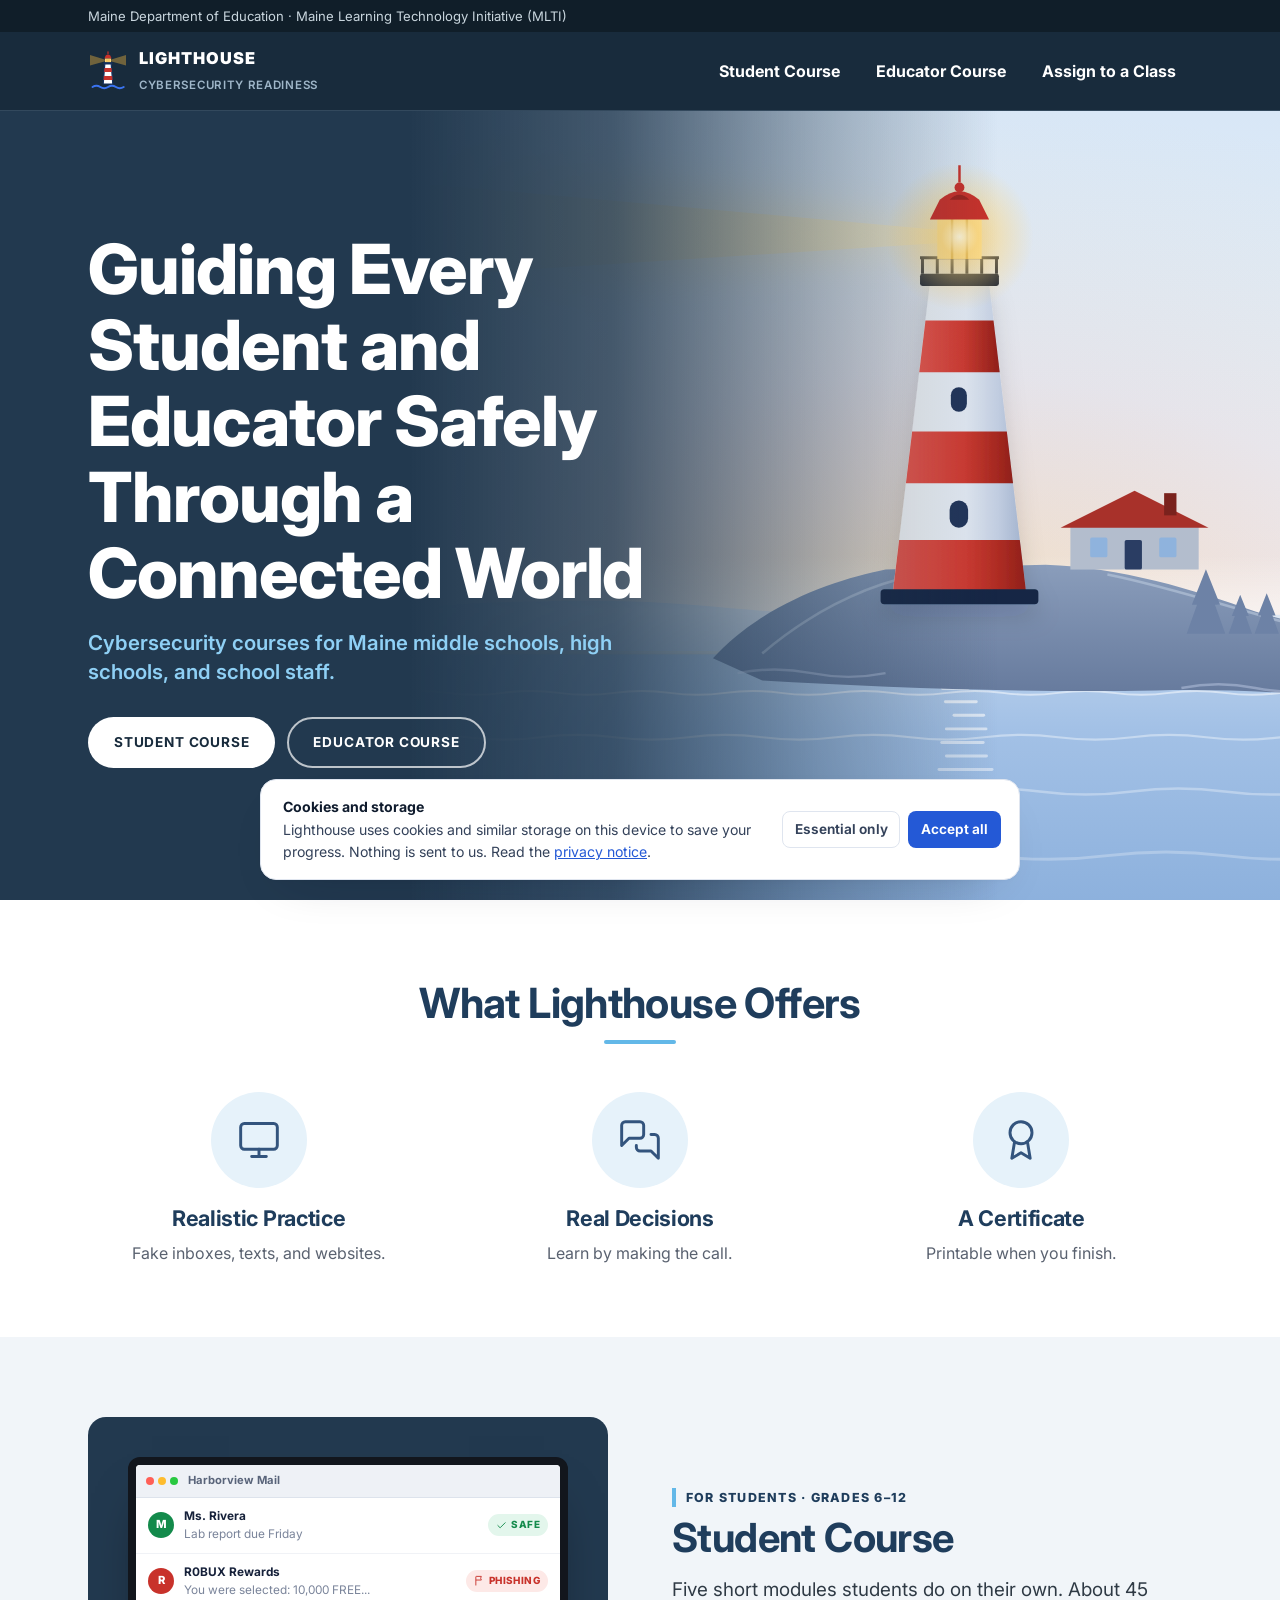
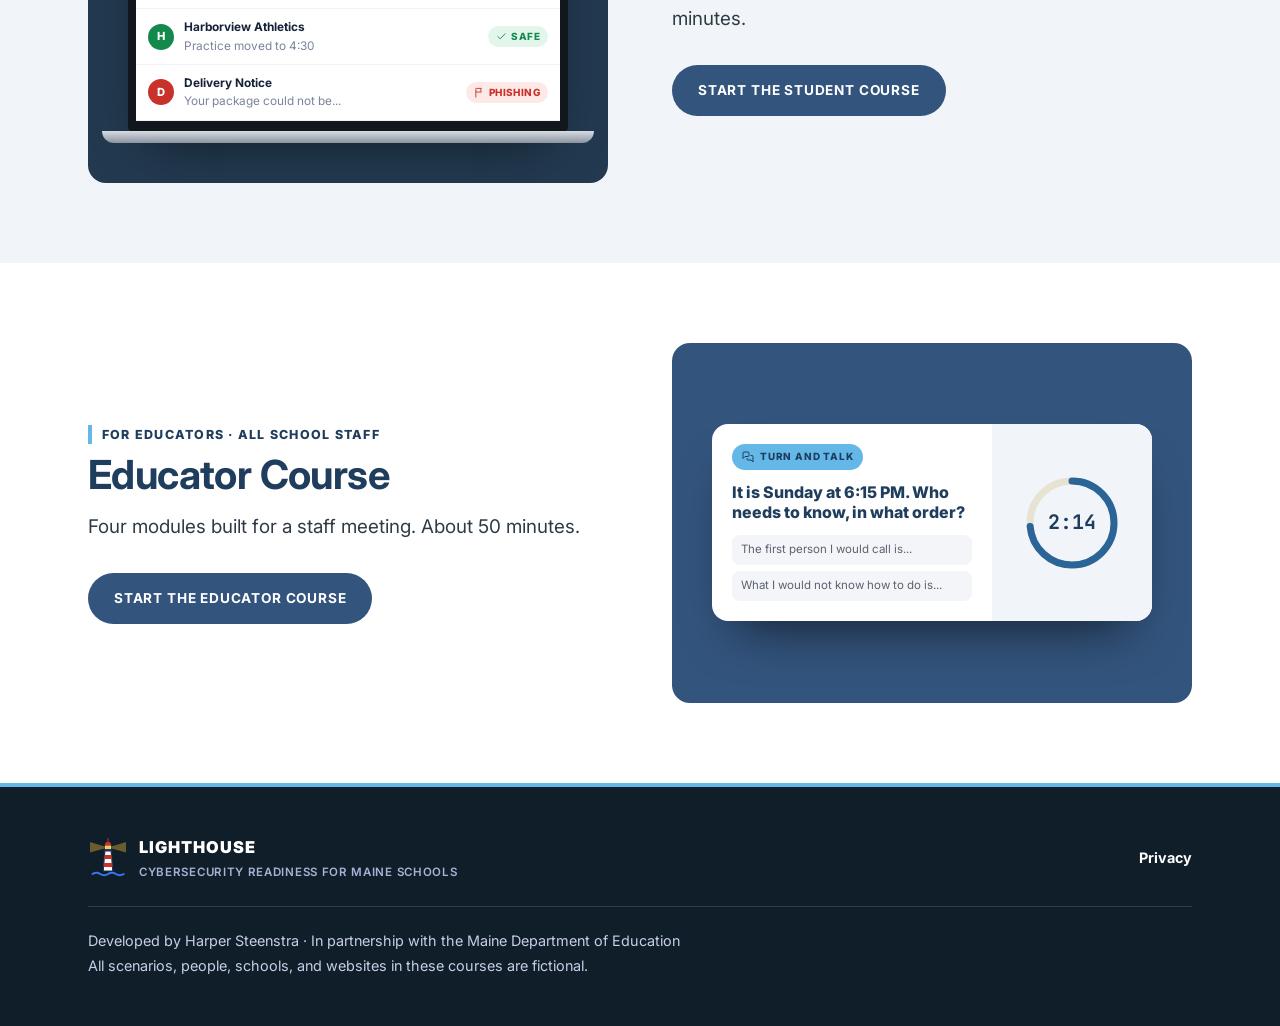
<file: index.html>
<!doctype html>
<html lang="en">
<head>
<meta charset="utf-8">
<meta name="viewport" content="width=device-width, initial-scale=1">
<title>Lighthouse: Cybersecurity Readiness for Maine Schools</title>
<meta name="description" content="Lighthouse: Cybersecurity Readiness for Maine Schools. Interactive cybersecurity courses for students and educators.">
<link rel="icon" href="assets/favicon.svg" type="image/svg+xml">
<link rel="preconnect" href="https://fonts.googleapis.com">
<link rel="preconnect" href="https://fonts.gstatic.com" crossorigin>
<link href="https://fonts.googleapis.com/css2?family=Inter:wght@400;500;600;700;800&family=Public+Sans:wght@400;500;600;700;800&family=Inter+Tight:wght@600;700;800&family=JetBrains+Mono:wght@400;600;700&display=swap" rel="stylesheet">
<link rel="stylesheet" href="assets/core.css?v=34">
<link rel="stylesheet" href="assets/portal.css?v=34">
</head>
<body class="portal">
<div id="app"></div>
<script src="assets/consent.js?v=34"></script>
<script src="assets/art.js?v=34"></script>
<script src="assets/chrome.js?v=34"></script>
<script src="assets/portal.js?v=34"></script>
</body>
</html>
</file>
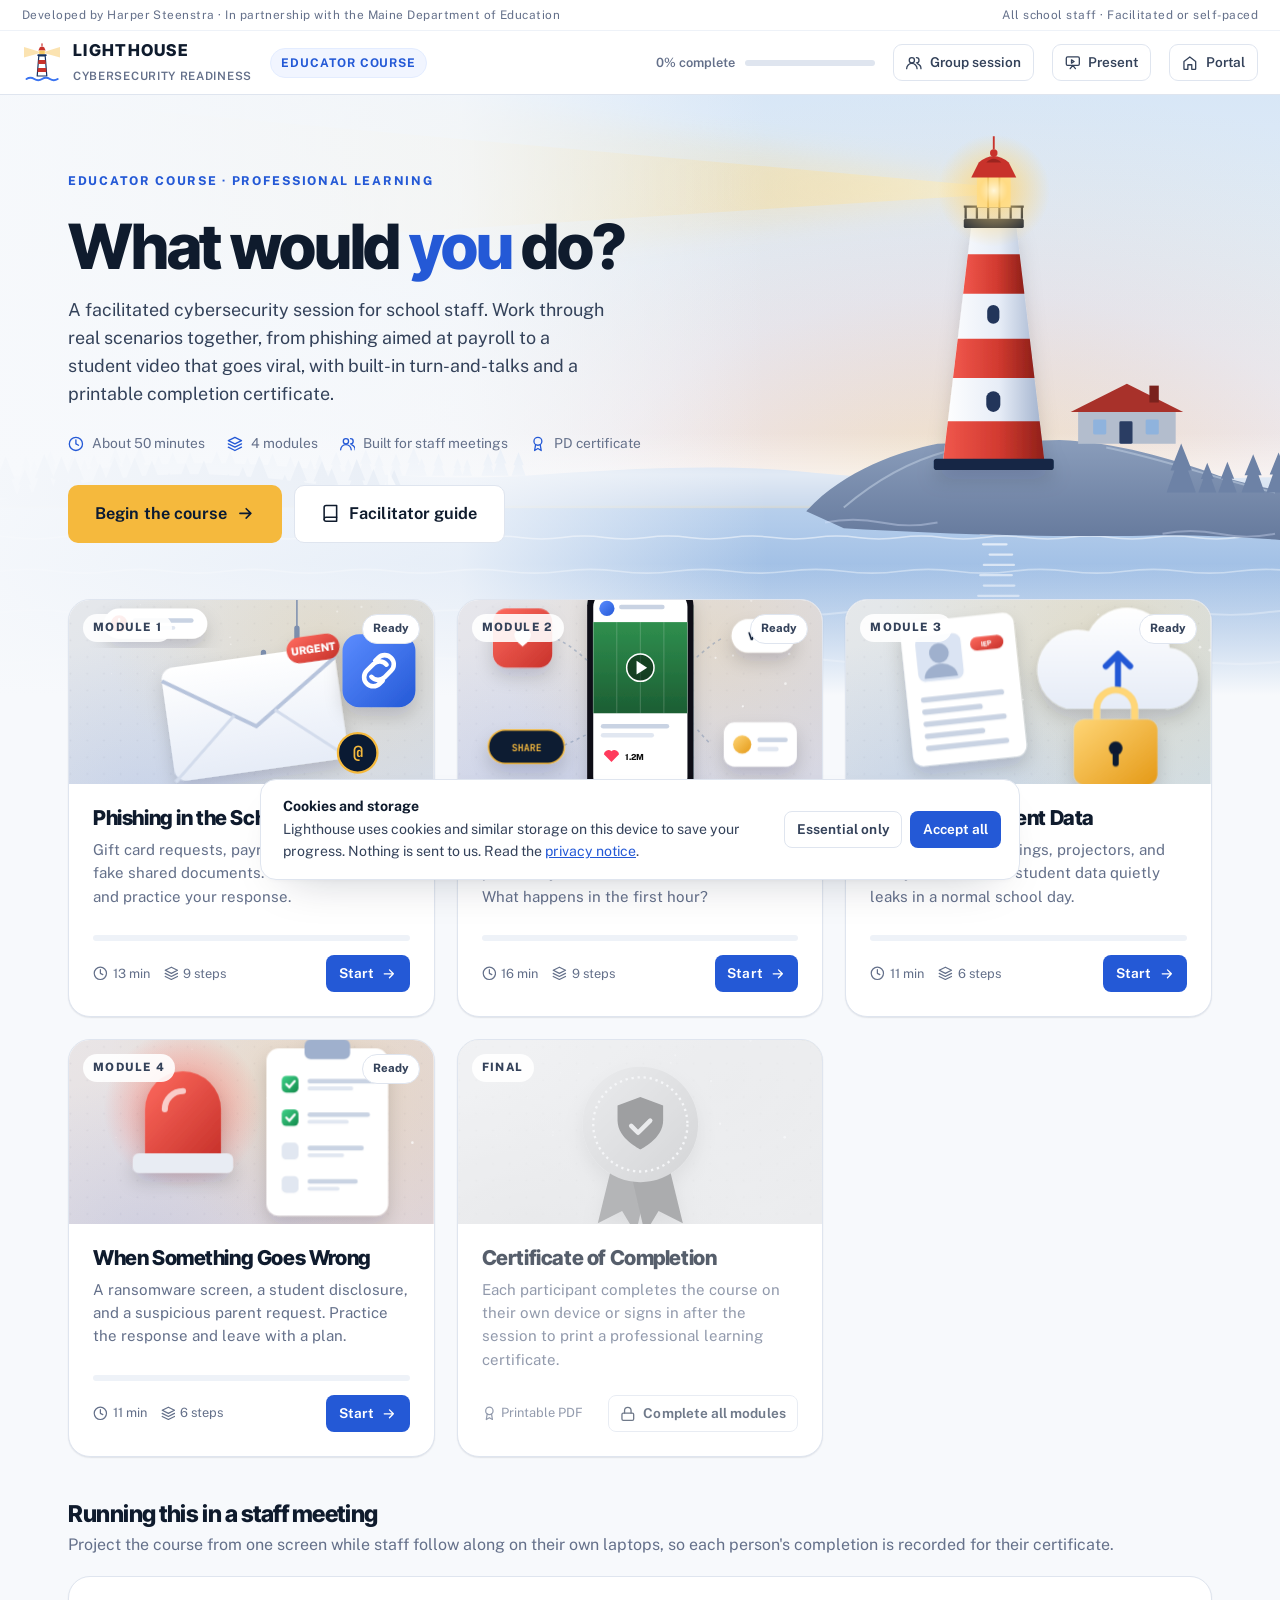
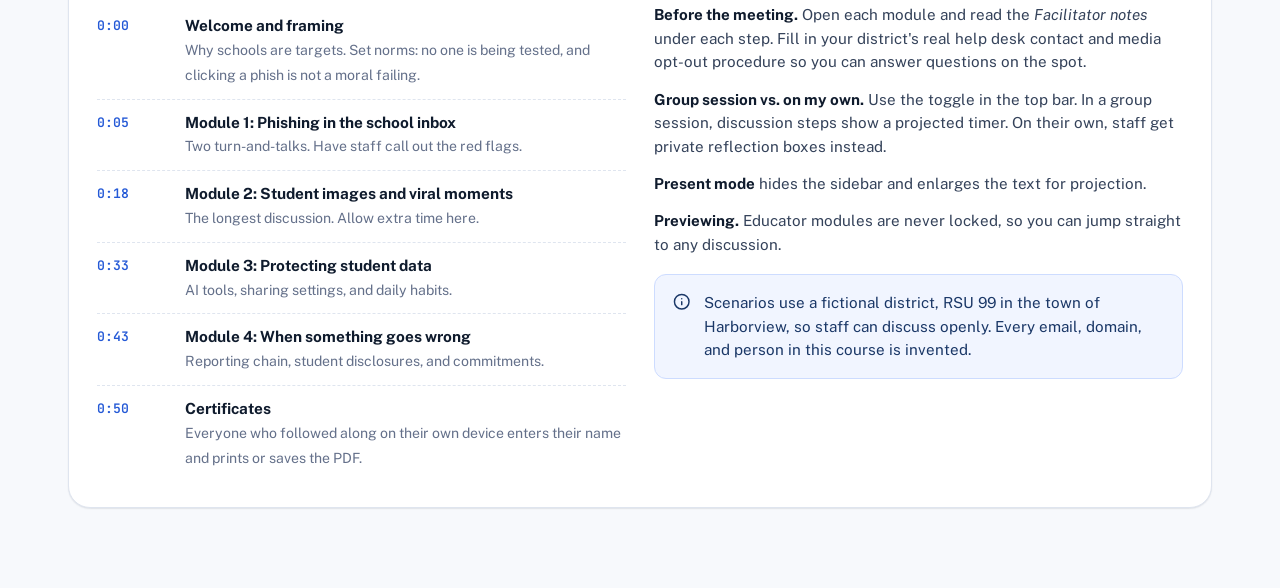
<file: educator/index.html>
<!doctype html>
<html lang="en">
<head>
<meta charset="utf-8">
<meta name="viewport" content="width=device-width, initial-scale=1">
<title>Lighthouse · Educator Course</title>
<meta name="description" content="Lighthouse: Cybersecurity Readiness for Maine Schools — Educator Course">
<link rel="icon" href="../assets/favicon.svg" type="image/svg+xml">
<link rel="preconnect" href="https://fonts.googleapis.com">
<link rel="preconnect" href="https://fonts.gstatic.com" crossorigin>
<link href="https://fonts.googleapis.com/css2?family=Inter+Tight:wght@600;700;800&family=Public+Sans:wght@400;500;600;700;800;900&family=JetBrains+Mono:wght@400;600;700&family=Fraunces:ital,opsz,wght@0,9..144,500;0,9..144,600;1,9..144,500&display=swap" rel="stylesheet">
<link rel="stylesheet" href="../assets/core.css?v=22">
</head>
<body>
<div id="app"></div>
<script src="../assets/consent.js?v=22"></script>
<script src="../assets/art.js?v=22"></script>
<script src="course.js?v=22"></script>
<script src="../assets/engine.js?v=22"></script>
</body>
</html>
</file>
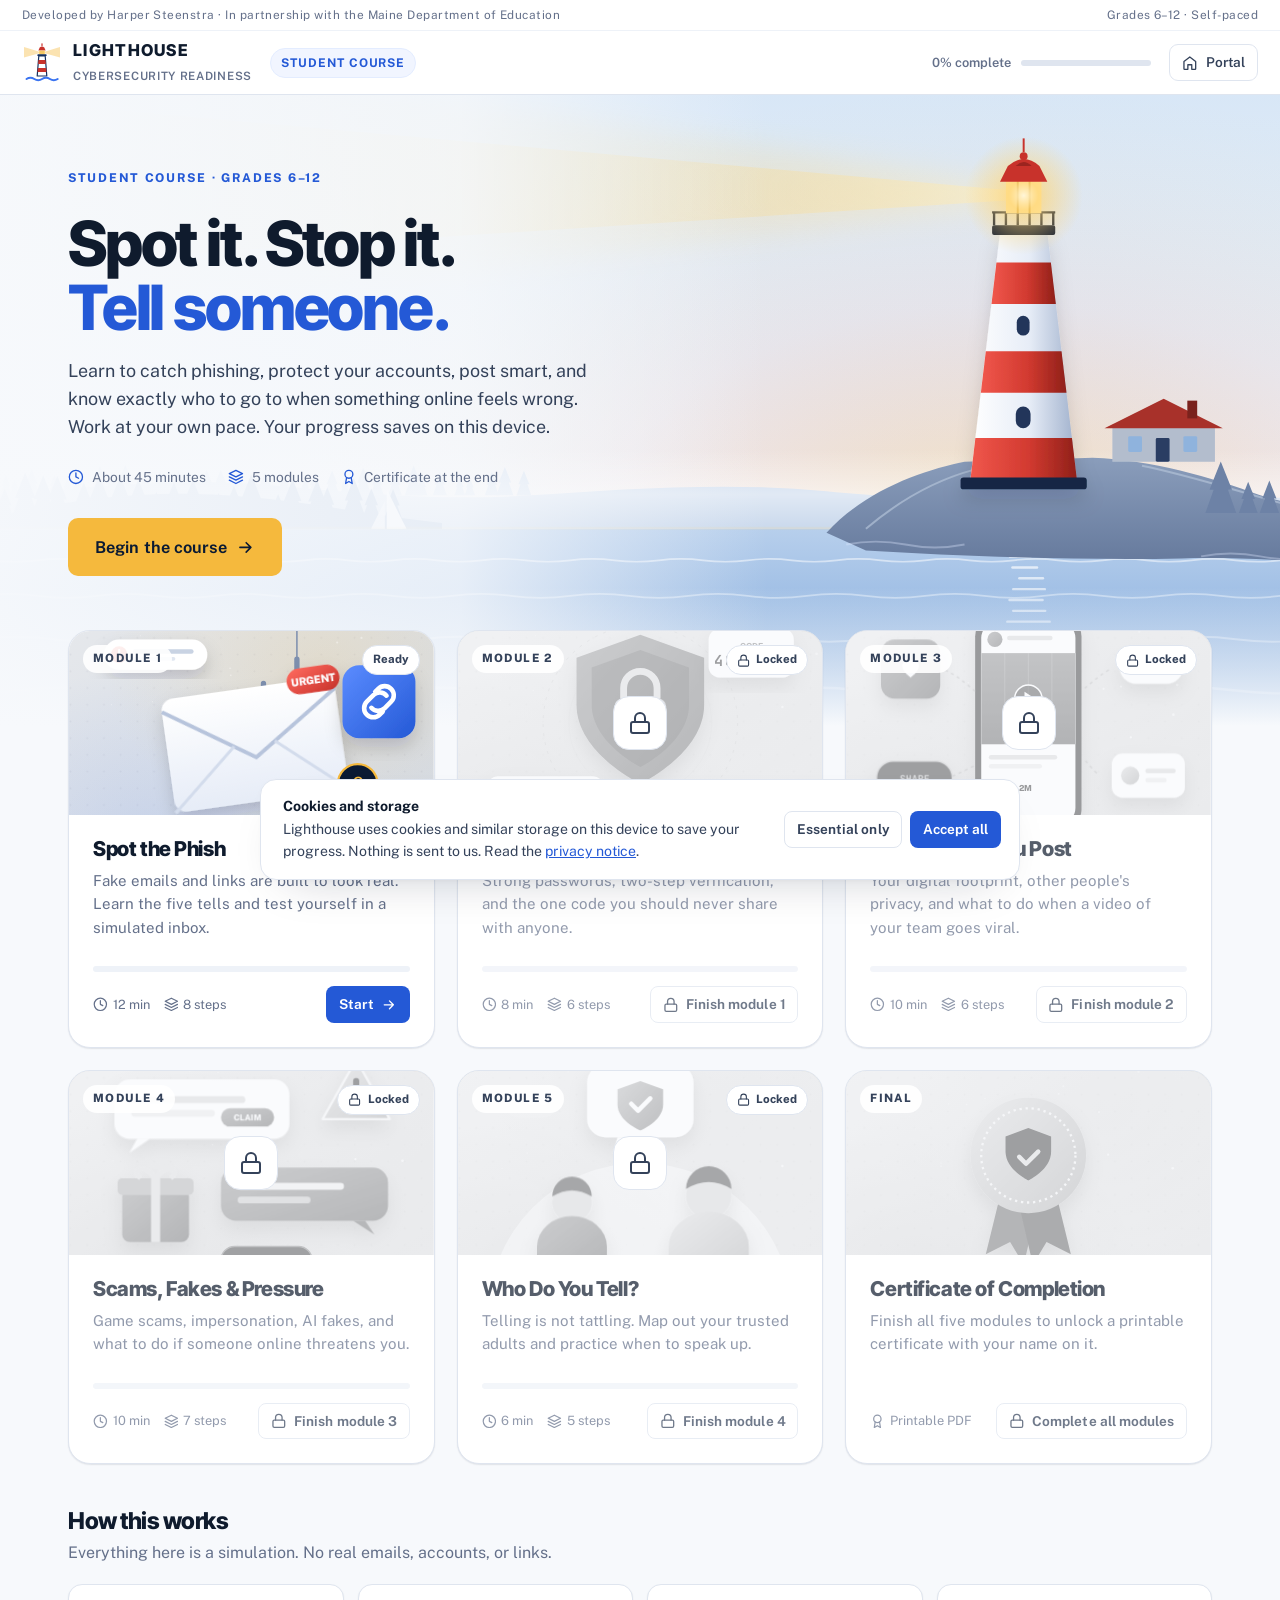
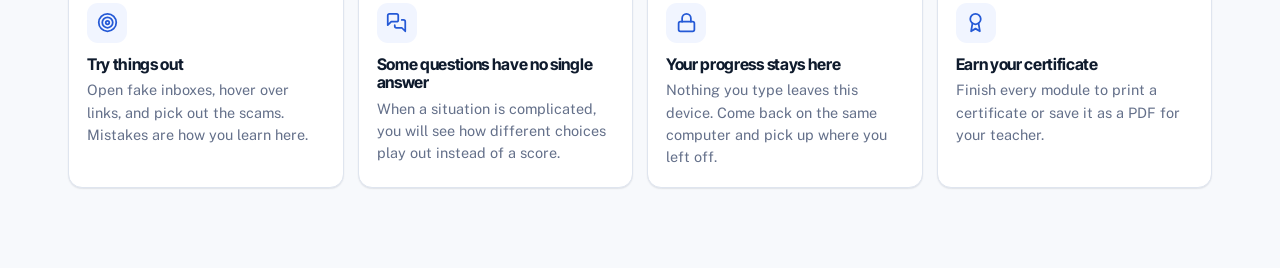
<file: student/index.html>
<!doctype html>
<html lang="en">
<head>
<meta charset="utf-8">
<meta name="viewport" content="width=device-width, initial-scale=1">
<title>Lighthouse · Student Course</title>
<meta name="description" content="Lighthouse: Cybersecurity Readiness for Maine Schools — Student Course">
<link rel="icon" href="../assets/favicon.svg" type="image/svg+xml">
<link rel="preconnect" href="https://fonts.googleapis.com">
<link rel="preconnect" href="https://fonts.gstatic.com" crossorigin>
<link href="https://fonts.googleapis.com/css2?family=Inter+Tight:wght@600;700;800&family=Public+Sans:wght@400;500;600;700;800;900&family=JetBrains+Mono:wght@400;600;700&family=Fraunces:ital,opsz,wght@0,9..144,500;0,9..144,600;1,9..144,500&display=swap" rel="stylesheet">
<link rel="stylesheet" href="../assets/core.css?v=22">
</head>
<body>
<div id="app"></div>
<script src="../assets/consent.js?v=22"></script>
<script src="../assets/art.js?v=22"></script>
<script src="course.js?v=22"></script>
<script src="../assets/engine.js?v=22"></script>
</body>
</html>
</file>
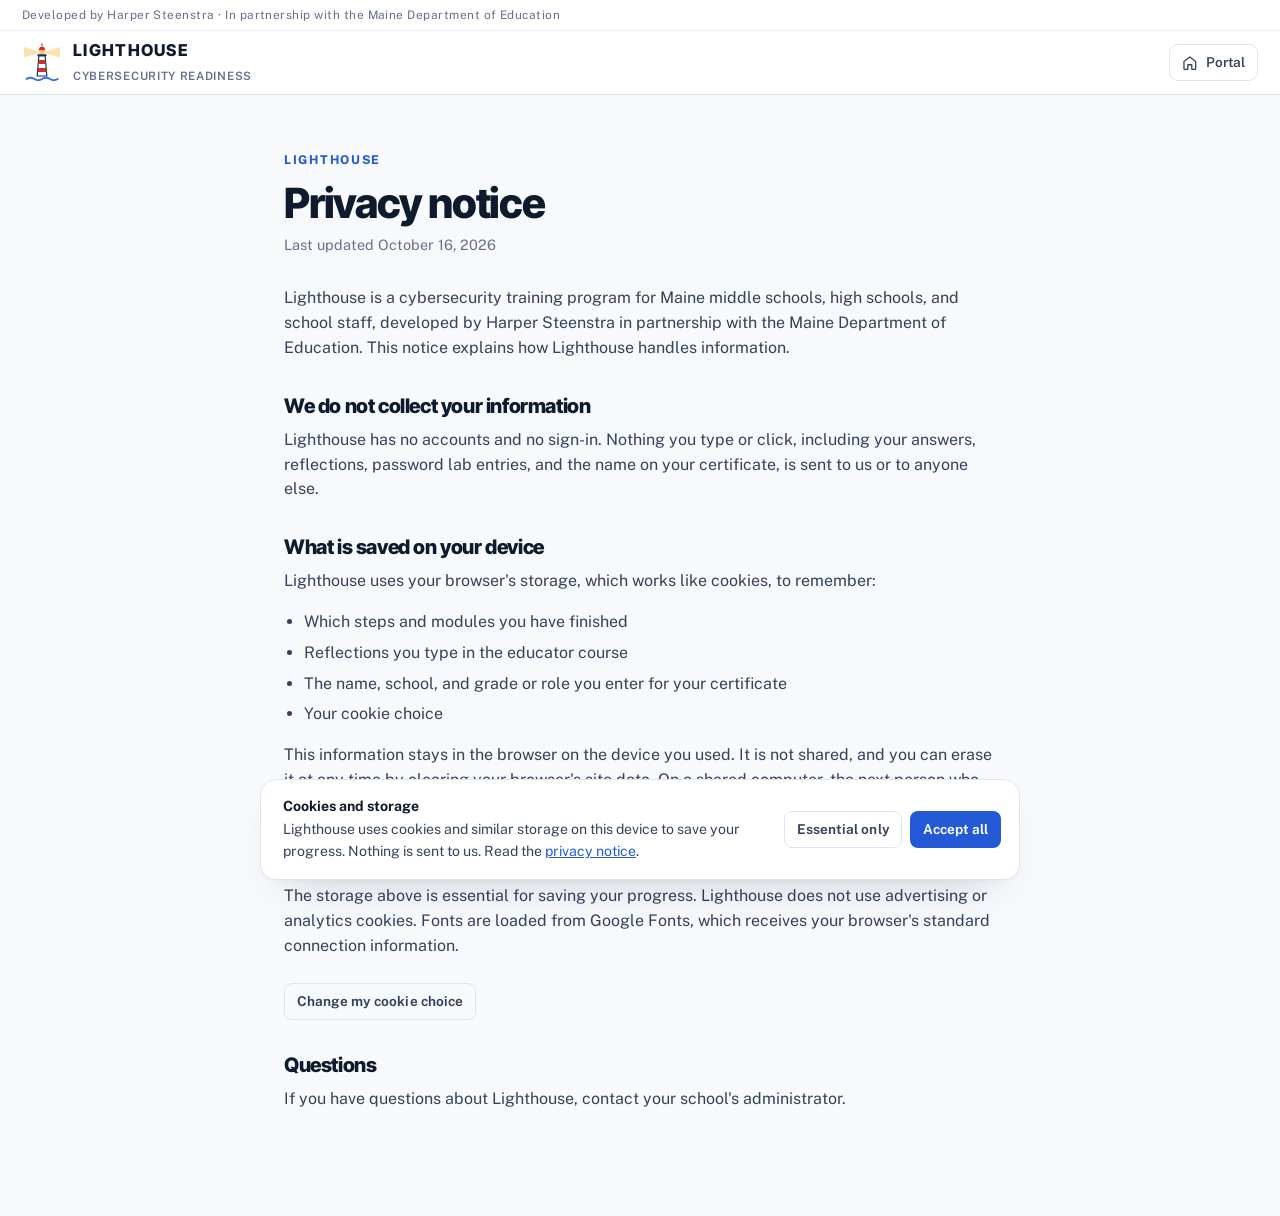
<file: privacy.html>
<!doctype html>
<html lang="en">
<head>
<meta charset="utf-8">
<meta name="viewport" content="width=device-width, initial-scale=1">
<title>Privacy Notice · Lighthouse</title>
<meta name="description" content="How Lighthouse collects and uses information.">
<link rel="icon" href="assets/favicon.svg" type="image/svg+xml">
<link rel="preconnect" href="https://fonts.googleapis.com">
<link rel="preconnect" href="https://fonts.gstatic.com" crossorigin>
<link href="https://fonts.googleapis.com/css2?family=Inter+Tight:wght@600;700;800&family=Public+Sans:wght@400;500;600;700&display=swap" rel="stylesheet">
<link rel="stylesheet" href="assets/core.css?v=22">
<style>
  .policy { max-width: 760px; margin: 0 auto; padding: 56px 24px 90px; }
  .policy h1 { font-size: clamp(2rem, 4vw, 2.6rem); font-weight: 800; letter-spacing: -.03em; margin: 10px 0 6px; }
  .policy .updated { color: var(--muted); font-size: .9rem; margin-bottom: 30px; }
  .policy h2 { font-size: 1.25rem; font-weight: 800; margin: 34px 0 10px; }
  .policy p, .policy li { color: var(--ink-2); }
  .policy ul { padding-left: 20px; }
  .policy li { margin: 6px 0; }
  .policy table { width: 100%; border-collapse: collapse; font-size: .92rem; margin-top: 8px; }
  .policy th, .policy td { text-align: left; padding: 10px 12px; border-bottom: 1px solid var(--line); vertical-align: top; }
  .policy th { font-size: .74rem; letter-spacing: .08em; text-transform: uppercase; color: var(--muted); }
  .policy .reset { margin-top: 10px; }
</style>
</head>
<body>
<div class="partner-strip"><span>Developed by Harper Steenstra &middot; In partnership with the Maine Department of Education</span></div>
<header class="topbar"><a class="brand" href="./"><span id="mark"></span><span><span class="brand-name">LIGHTHOUSE</span><br><span class="brand-sub">Cybersecurity Readiness</span></span></a><span class="spacer"></span><a class="tb-btn" id="portal-link" href="./">Portal</a></header>
<main class="policy">
  <div class="eyebrow" style="color:var(--blue-600)">Lighthouse</div>
  <h1>Privacy notice</h1>
  <div class="updated">Last updated October 16, 2026</div>

  <p>Lighthouse is a cybersecurity training program for Maine middle schools, high schools, and school staff, developed by Harper Steenstra in partnership with the Maine Department of Education. This notice explains how Lighthouse handles information.</p>

  <h2>We do not collect your information</h2>
  <p>Lighthouse has no accounts and no sign-in. Nothing you type or click, including your answers, reflections, password lab entries, and the name on your certificate, is sent to us or to anyone else.</p>

  <h2>What is saved on your device</h2>
  <p>Lighthouse uses your browser's storage, which works like cookies, to remember:</p>
  <ul>
    <li>Which steps and modules you have finished</li>
    <li>Reflections you type in the educator course</li>
    <li>The name, school, and grade or role you enter for your certificate</li>
    <li>Your cookie choice</li>
  </ul>
  <p>This information stays in the browser on the device you used. It is not shared, and you can erase it at any time by clearing your browser's site data. On a shared computer, the next person who uses the same browser can see your progress.</p>

  <h2>Cookies</h2>
  <p>The storage above is essential for saving your progress. Lighthouse does not use advertising or analytics cookies. Fonts are loaded from Google Fonts, which receives your browser's standard connection information.</p>
  <button class="btn ghost sm reset" id="reset-consent">Change my cookie choice</button>

  <h2>Questions</h2>
  <p>If you have questions about Lighthouse, contact your school's administrator.</p>
</main>
<script src="assets/consent.js?v=22"></script>
<script src="assets/art.js?v=22"></script>
<script>
  document.getElementById('mark').outerHTML = brandMark();
  document.getElementById('portal-link').innerHTML = icon('home') + ' Portal';
  document.getElementById('reset-consent').onclick = () => { try { localStorage.removeItem('lighthouse:consent'); } catch (e) {} location.reload(); };
</script>
</body>
</html>
</file>
<file: assets/core.css>
/* Lighthouse — Cybersecurity Readiness for Maine Schools
   Shared design system for the Student and Educator courses. */

:root {
  --navy-950: #061226;
  --navy-900: #0a1a33;
  --navy-800: #10264a;
  --navy-700: #1a3767;
  --navy-600: #284c86;
  --blue-600: #2459d6;
  --blue-500: #3a73f0;
  --blue-100: #e3ecff;
  --blue-50:  #f1f5ff;
  --beam:     #f5b93d;
  --beam-soft:#fff4d9;
  --ok:       #138a4b;
  --ok-soft:  #e3f6ec;
  --bad:      #c8322b;
  --bad-soft: #fde9e7;
  --warn:     #b86e00;
  --warn-soft:#fff3dc;
  --ink:      #0f1b2d;
  --ink-2:    #34425a;
  --muted:    #64708a;
  --line:     #dfe5ef;
  --line-2:   #eef2f8;
  --bg:       #f7f9fc;
  --surface:  #ffffff;
  --radius:   14px;
  --radius-lg:22px;
  --shadow-sm: 0 1px 2px rgba(10,26,51,.06), 0 1px 1px rgba(10,26,51,.04);
  --shadow:    0 8px 24px -14px rgba(10,26,51,.18), 0 1px 3px rgba(10,26,51,.05);
  --shadow-lg: 0 20px 50px -28px rgba(6,18,38,.28), 0 2px 8px -4px rgba(6,18,38,.08);
  --display: "Inter Tight", "Public Sans", system-ui, sans-serif;
  --font: "Public Sans", system-ui, -apple-system, "Segoe UI", sans-serif;
  --mono: "JetBrains Mono", ui-monospace, "SF Mono", Menlo, monospace;
}

* { box-sizing: border-box; }
html, body { margin: 0; }
body {
  font-family: var(--font);
  color: var(--ink);
  background: var(--bg);
  -webkit-font-smoothing: antialiased;
  line-height: 1.55;
  font-size: 16px;
}
button { font: inherit; color: inherit; cursor: pointer; }
a { color: var(--blue-600); }
h1, h2, h3, h4 { font-family: var(--display); line-height: 1.15; margin: 0; letter-spacing: -0.02em; }
p { margin: 0 0 .9em; }
.mono { font-family: var(--mono); }
.sr { position: absolute; width: 1px; height: 1px; overflow: hidden; clip: rect(0 0 0 0); }
svg.i { width: 1.15em; height: 1.15em; flex: none; stroke: currentColor; fill: none; stroke-width: 2; stroke-linecap: round; stroke-linejoin: round; vertical-align: -0.2em; }

/* ---------- Buttons ---------- */
.btn {
  display: inline-flex; align-items: center; gap: .55em; justify-content: center;
  border: 1px solid transparent; border-radius: 10px;
  padding: .72em 1.2em; font-weight: 650; font-size: .95rem; letter-spacing: .005em;
  background: var(--navy-800); color: #fff; text-decoration: none;
  transition: transform .12s ease, background .15s ease, box-shadow .15s ease, opacity .15s;
  box-shadow: 0 1px 0 rgba(255,255,255,.08) inset, 0 4px 12px -4px rgba(10,26,51,.4);
}
.btn:hover { background: var(--navy-700); }
.btn:active { transform: translateY(1px); }
.btn:disabled { opacity: .38; cursor: not-allowed; box-shadow: none; }
.btn.primary { background: var(--blue-600); }
.btn.primary:hover { background: var(--blue-500); }
.btn.beam { background: var(--beam); color: var(--navy-900); }
.btn.beam:hover { background: #ffc85a; }
.btn.ghost { background: transparent; color: var(--ink-2); border-color: var(--line); box-shadow: none; }
.btn.ghost:hover { background: var(--surface); border-color: #c9d2e1; }
.btn.danger { background: var(--bad); }
.btn.ok { background: var(--ok); }
.btn.sm { padding: .5em .85em; font-size: .85rem; border-radius: 8px; }
.btn.lg { padding: .95em 1.6em; font-size: 1.02rem; }

/* ---------- App shell ---------- */
.topbar {
  position: sticky; top: 0; z-index: 40;
  display: flex; align-items: center; gap: 18px;
  height: 64px; padding: 0 22px;
  background: var(--navy-900); color: #fff;
  border-bottom: 1px solid rgba(255,255,255,.06);
}
.brand { display: flex; align-items: center; gap: 11px; text-decoration: none; color: #fff; }
.brand-mark { width: 40px; height: 40px; flex: none; }
.brand-name { font-weight: 800; letter-spacing: .02em; font-size: 1.02rem; }
.brand-sub { font-size: .72rem; color: #9fb0cd; letter-spacing: .06em; text-transform: uppercase; font-weight: 600; }
.topbar .spacer { flex: 1; }
.topbar .course-chip {
  font-size: .75rem; font-weight: 700; letter-spacing: .08em; text-transform: uppercase;
  padding: 5px 10px; border-radius: 999px; background: rgba(245,185,61,.14); color: var(--beam);
  border: 1px solid rgba(245,185,61,.3);
}
.topbar .tb-btn { text-decoration: none;
  display: inline-flex; align-items: center; gap: 8px;
  background: rgba(255,255,255,.06); border: 1px solid rgba(255,255,255,.1); color: #dce5f5;
  border-radius: 9px; padding: 7px 12px; font-size: .85rem; font-weight: 600;
}
.topbar .tb-btn:hover { background: rgba(255,255,255,.12); }
.topbar .tb-btn.on { background: var(--beam); color: var(--navy-900); border-color: var(--beam); }
.overall { display: flex; align-items: center; gap: 10px; font-size: .8rem; color: #b8c6de; font-weight: 600; }
.overall .bar { width: 130px; height: 6px; background: rgba(255,255,255,.12); border-radius: 99px; overflow: hidden; }
.overall .bar i { display: block; height: 100%; background: linear-gradient(90deg, var(--beam), #ffd27a); border-radius: 99px; transition: width .6s ease; }

.partner-strip {
  background: var(--navy-950); color: #8ea0bf; font-size: .74rem; letter-spacing: .04em;
  padding: 6px 22px; display: flex; gap: 16px; align-items: center;
}
.partner-strip b { color: #cdd8ea; font-weight: 650; }

/* ---------- Dashboard ---------- */
.wrap { max-width: 1200px; margin: 0 auto; padding: 0 28px; }
.eyebrow { font-size: .76rem; font-weight: 750; letter-spacing: .14em; text-transform: uppercase; color: var(--beam); }
.scene-hero { position: relative; overflow: hidden; color: #fff; background: #050d1f; min-height: 600px; display: flex; align-items: center; padding: 70px 0 150px; isolation: isolate; }
.scene-hero .scene-bg { position: absolute; inset: 0; z-index: -2; }
.scene-hero .scene-bg svg { width: 100%; height: 100%; display: block; }
.scene-hero::after { content: ""; position: absolute; inset: 0; z-index: -1; pointer-events: none;
  background: linear-gradient(90deg, rgba(3,9,22,.86) 0%, rgba(3,9,22,.55) 38%, rgba(3,9,22,0) 62%), linear-gradient(0deg, rgba(3,9,22,.55), transparent 30%); }
.scene-hero .wrap { width: 100%; }
.hero-copy { max-width: 600px; }
.hero-copy .eyebrow { display: inline-flex; align-items: center; gap: 10px; padding: 7px 14px 7px 8px; border-radius: 99px; background: rgba(255,255,255,.07); border: 1px solid rgba(255,255,255,.14); backdrop-filter: blur(8px); color: #f8d27f; }
.hero-copy .eyebrow i { width: 8px; height: 8px; border-radius: 50%; background: var(--beam); box-shadow: 0 0 0 4px rgba(245,185,61,.22); }
.hero-copy h1 { font-family: var(--display); font-size: clamp(2.3rem, 5vw, 3.9rem); font-weight: 800; letter-spacing: -.035em; line-height: 1.02; margin: 22px 0 18px; text-wrap: balance; }
.hero-copy h1 em { font-style: normal; background: linear-gradient(90deg, #ffe39a, #f5b93d); -webkit-background-clip: text; background-clip: text; color: transparent; }
.hero-copy p.lead { color: #c9d5ea; font-size: 1.12rem; max-width: 540px; }
.hero-meta { display: flex; flex-wrap: wrap; gap: 10px; margin-top: 26px; color: #d5e0f2; font-size: .86rem; }
.hero-meta span { display: inline-flex; align-items: center; gap: 8px; padding: 7px 12px; border-radius: 10px; background: rgba(255,255,255,.06); border: 1px solid rgba(255,255,255,.1); }
.hero-meta svg { color: var(--beam); }
.hero-actions { display: flex; gap: 12px; margin-top: 30px; flex-wrap: wrap; }

/* Scene animation */
.scene .tw { animation: twinkle 3.6s ease-in-out infinite; }
@keyframes twinkle { 0%,100% { opacity: .9; } 50% { opacity: .15; } }
.scene .beam { transform-box: view-box; animation: beamSweep 11s linear infinite; }
@keyframes beamSweep { 0% { transform: scaleX(1); opacity: .95; } 22% { transform: scaleX(.12); opacity: .5; } 25% { transform: scaleX(0); opacity: .2; } 28% { transform: scaleX(-.12); opacity: .5; } 50% { transform: scaleX(-1); opacity: .95; } 75% { transform: scaleX(0); opacity: 0; } 100% { transform: scaleX(1); opacity: .95; } }
.scene .flash { animation: flash 11s linear infinite; transform-box: fill-box; transform-origin: center; }
@keyframes flash { 0%,18%,32%,100% { opacity: .55; transform: scale(1); } 25% { opacity: 1; transform: scale(2.6); } }
.scene .wv { animation: drift 7s linear infinite; }
.scene .wv.slow { animation-duration: 12s; animation-direction: reverse; }
@keyframes drift { to { transform: translateX(var(--len)); } }
.scene .rf { animation: shimmer 2.4s ease-in-out infinite alternate; }
@keyframes shimmer { from { opacity: .15; } to { opacity: .8; } }
.scene .boat { animation: bob 5s ease-in-out infinite; transform-box: fill-box; transform-origin: center; }
.scene .bob2 { animation: bob 6s ease-in-out infinite; }
@keyframes bob { 0%,100% { translate: 0 0; rotate: 0deg; } 50% { translate: 0 -4px; rotate: -1.5deg; } }
@media (prefers-reduced-motion: reduce) { .scene * { animation: none !important; } }

.dash-body { margin-top: -96px; position: relative; padding-bottom: 80px; }
.mod-grid { display: grid; grid-template-columns: repeat(auto-fill, minmax(330px, 1fr)); gap: 20px; }
.mod-card {
  background: var(--surface); border-radius: var(--radius-lg); box-shadow: var(--shadow);
  overflow: hidden; display: flex; flex-direction: column; border: 1px solid rgba(10,26,51,.05);
  transition: transform .2s ease, box-shadow .2s ease;
}
.mod-card:not(.locked):hover { transform: translateY(-4px); box-shadow: var(--shadow-lg); }
.mod-card .art { height: 168px; position: relative; overflow: hidden; }
.mod-card .art > svg { width: 100%; height: 100%; display: block; }
.mod-card .num {
  position: absolute; top: 14px; left: 14px; font-size: .72rem; font-weight: 800; letter-spacing: .12em;
  background: rgba(6,18,38,.55); color: #fff; padding: 5px 10px; border-radius: 99px; backdrop-filter: blur(6px);
}
.mod-card .state-pill {
  position: absolute; top: 14px; right: 14px; display: inline-flex; gap: 6px; align-items: center;
  font-size: .72rem; font-weight: 750; padding: 5px 10px; border-radius: 99px; background: #fff; color: var(--ink-2);
}
.mod-card .state-pill.done { background: var(--ok); color: #fff; }
.mod-card .body { padding: 20px 22px 22px; display: flex; flex-direction: column; flex: 1; }
.mod-card h3 { font-size: 1.22rem; font-weight: 750; margin-bottom: 8px; }
.mod-card p { color: var(--muted); font-size: .94rem; flex: 1; }
.mod-card .foot { display: flex; align-items: center; justify-content: space-between; gap: 12px; margin-top: 10px; }
.mod-card .meta { font-size: .8rem; color: var(--muted); display: flex; gap: 14px; }
.mod-card .meta span { display: inline-flex; gap: 5px; align-items: center; }
.mod-card .progress { height: 5px; background: var(--line-2); border-radius: 99px; overflow: hidden; margin: 14px 0 4px; }
.mod-card .progress i { display: block; height: 100%; background: var(--blue-600); }
.mod-card.locked { opacity: .78; }
.mod-card.locked .art::after { content: ""; position: absolute; inset: 0; background: rgba(243,246,251,.55); backdrop-filter: grayscale(.8); }
.mod-card.cert-card .art { background: linear-gradient(135deg, #0d2245, #1d3f78); }

.section-head { display: flex; align-items: end; justify-content: space-between; margin: 44px 0 18px; gap: 20px; }
.section-head h2 { font-size: 1.45rem; font-weight: 780; }
.section-head p { color: var(--muted); margin: 6px 0 0; }

.guide-panel {
  background: var(--surface); border-radius: var(--radius-lg); box-shadow: var(--shadow-sm);
  border: 1px solid var(--line); padding: 26px 28px; display: grid; grid-template-columns: 1fr 1fr; gap: 28px;
}
.agenda { list-style: none; padding: 0; margin: 0; }
.agenda li { display: grid; grid-template-columns: 74px 1fr; gap: 14px; padding: 11px 0; border-bottom: 1px dashed var(--line); }
.agenda li:last-child { border-bottom: 0; }
.agenda .t { font-family: var(--mono); font-size: .82rem; color: var(--blue-600); font-weight: 600; padding-top: 2px; }
.agenda b { display: block; font-size: .96rem; }
.agenda span { color: var(--muted); font-size: .88rem; }

/* ---------- Player ---------- */
.player { display: grid; grid-template-columns: 300px 1fr; min-height: calc(100vh - 64px); }
.side {
  background: var(--surface); border-right: 1px solid var(--line); padding: 22px 18px;
  position: sticky; top: 64px; height: calc(100vh - 64px); overflow: auto;
}
.side .back-link { display: inline-flex; align-items: center; gap: 8px; color: var(--muted); font-size: .86rem; font-weight: 600; text-decoration: none; margin-bottom: 18px; background: none; border: 0; padding: 0; }
.side .back-link:hover { color: var(--ink); }
.side .mod-title { font-size: 1.06rem; font-weight: 780; margin: 6px 0 4px; }
.side .mod-sub { font-size: .82rem; color: var(--muted); margin-bottom: 18px; }
.steps { list-style: none; margin: 0; padding: 0; position: relative; }
.steps li { position: relative; }
.steps button {
  width: 100%; text-align: left; display: flex; gap: 12px; align-items: center;
  background: none; border: 0; padding: 9px 10px; border-radius: 10px; font-size: .88rem; color: var(--ink-2);
}
.steps button:hover:not(:disabled) { background: var(--line-2); }
.steps button:disabled { cursor: default; color: #a3adbf; }
.steps .dot {
  width: 24px; height: 24px; border-radius: 50%; flex: none; display: grid; place-items: center;
  border: 2px solid var(--line); background: #fff; font-size: .7rem; font-weight: 800; color: var(--muted);
}
.steps li.done .dot { background: var(--ok); border-color: var(--ok); color: #fff; }
.steps li.cur button { background: var(--blue-50); color: var(--navy-800); font-weight: 700; }
.steps li.cur .dot { border-color: var(--blue-600); color: var(--blue-600); box-shadow: 0 0 0 4px rgba(36,89,214,.12); }
.steps .kind { margin-left: auto; font-size: .66rem; letter-spacing: .08em; text-transform: uppercase; font-weight: 750; color: #9aa6bb; }
.steps li.is-tt .kind { color: var(--warn); }

.stage-wrap { display: flex; flex-direction: column; min-width: 0; overflow-x: clip; }
.stage-head {
  display: flex; align-items: center; gap: 14px; padding: 16px 34px; border-bottom: 1px solid var(--line);
  background: rgba(255,255,255,.7); backdrop-filter: blur(8px);
}
.stage-head .crumb { font-size: .8rem; color: var(--muted); font-weight: 600; }
.stage-head .crumb b { color: var(--ink); }
.stage-head .mini-bar { flex: 1; max-width: 340px; height: 6px; background: var(--line); border-radius: 99px; overflow: hidden; margin-left: auto; }
.stage-head .mini-bar i { display: block; height: 100%; background: var(--blue-600); border-radius: 99px; transition: width .4s ease; }
.stage { flex: 1; padding: 34px 34px 40px; }
.step { max-width: 1120px; margin: 0 auto; animation: stepIn .45s cubic-bezier(.2,.7,.2,1); }
@keyframes stepIn { from { opacity: 0; transform: translateY(14px); } to { opacity: 1; transform: none; } }
.step-head { margin-bottom: 22px; max-width: 820px; }
.step-head .eyebrow { color: var(--blue-600); }
.step-head h2 { font-size: clamp(1.5rem, 2.4vw, 2.05rem); font-weight: 800; margin: 8px 0 10px; }
.step-head p { color: var(--ink-2); font-size: 1.04rem; margin: 0; }
.stage-foot {
  position: sticky; bottom: 0; display: flex; align-items: center; gap: 14px; padding: 14px 34px;
  background: rgba(255,255,255,.92); backdrop-filter: blur(10px); border-top: 1px solid var(--line);
}
.stage-foot .hint { color: var(--muted); font-size: .86rem; display: inline-flex; gap: 8px; align-items: center; }
.stage-foot .spacer { flex: 1; }

/* Notes drawer (educator) */
.notes {
  max-width: 1120px; margin: 28px auto 0; border: 1px dashed #c7d2e6; border-radius: 12px; background: #fbfcff;
}
.notes summary { cursor: pointer; padding: 12px 16px; font-weight: 700; font-size: .86rem; color: var(--navy-700); display: flex; gap: 8px; align-items: center; list-style: none; }
.notes summary::-webkit-details-marker { display: none; }
.notes .notes-body { padding: 0 18px 14px; color: var(--ink-2); font-size: .92rem; }

/* ---------- Cards / blocks ---------- */
.card { background: var(--surface); border-radius: var(--radius); box-shadow: var(--shadow-sm); border: 1px solid var(--line); padding: 22px 24px; }
.grid-2 { display: grid; grid-template-columns: 1.35fr 1fr; gap: 28px; align-items: start; }
.grid-2.even { grid-template-columns: 1fr 1fr; }
.points { display: grid; grid-template-columns: repeat(auto-fit, minmax(220px, 1fr)); gap: 14px; margin-top: 20px; }
.point { background: var(--surface); border: 1px solid var(--line); border-radius: var(--radius); padding: 18px; box-shadow: var(--shadow-sm); }
.point .ic { width: 40px; height: 40px; border-radius: 11px; display: grid; place-items: center; background: var(--blue-50); color: var(--blue-600); margin-bottom: 12px; }
.point .ic svg { width: 21px; height: 21px; }
.point h4 { font-size: 1rem; margin-bottom: 6px; }
.point p { font-size: .9rem; color: var(--muted); margin: 0; }
.prose { font-size: 1.04rem; color: var(--ink-2); max-width: 760px; }
.prose strong { color: var(--ink); }
.callout { display: flex; gap: 14px; padding: 16px 18px; border-radius: 12px; background: var(--beam-soft); border: 1px solid #f3dca4; color: #6a4a00; margin-top: 18px; font-size: .95rem; }
.callout.blue { background: var(--blue-50); border-color: #cddcff; color: var(--navy-700); }
.callout svg { margin-top: 2px; }
.lesson-art { border-radius: var(--radius-lg); overflow: hidden; box-shadow: var(--shadow); }
.lesson-art svg { display: block; width: 100%; height: auto; }

/* Cover */
.cover {
  border-radius: 26px; overflow: hidden; position: relative; color: #fff; min-height: 430px;
  display: grid; grid-template-columns: 1fr 1fr; align-items: center;
  background: linear-gradient(150deg, var(--navy-900), var(--navy-700));
  box-shadow: var(--shadow-lg);
}
.cover .txt { padding: 48px 50px; position: relative; z-index: 1; }
.cover h2 { font-size: clamp(2rem, 3.6vw, 2.9rem); font-weight: 800; margin: 12px 0 16px; }
.cover p { color: #c6d3ea; font-size: 1.08rem; max-width: 460px; }
.cover .art { height: 100%; min-height: 430px; }
.cover .art svg { width: 100%; height: 100%; display: block; }
.cover .chips { display: flex; gap: 10px; flex-wrap: wrap; margin-top: 22px; }
.cover .chips span { display: inline-flex; gap: 7px; align-items: center; font-size: .82rem; font-weight: 650; padding: 7px 12px; border-radius: 99px; background: rgba(255,255,255,.08); border: 1px solid rgba(255,255,255,.14); color: #e2e9f6; }
.cover .goals { margin-top: 22px; padding: 0; list-style: none; }
.cover .goals li { display: flex; gap: 10px; color: #dbe4f3; margin: 7px 0; font-size: .96rem; }
.cover .goals svg { color: var(--beam); margin-top: 3px; }

/* ---------- Devices ---------- */
.laptop { position: relative; margin: 0 auto; width: 100%; }
.laptop .lid {
  background: linear-gradient(180deg, #1b1f27, #0d1015); border-radius: 18px 18px 6px 6px; padding: 16px 16px 20px;
  box-shadow: 0 0 0 1px #2c323d inset, var(--shadow-lg); position: relative;
}
.laptop .lid::before { content: ""; position: absolute; top: 6px; left: 50%; width: 6px; height: 6px; border-radius: 50%; background: #2b3240; transform: translateX(-50%); box-shadow: 0 0 0 1px #3a4252; }
.laptop .screen { background: #fff; border-radius: 6px; overflow: hidden; position: relative; }
.laptop .base {
  height: 16px; margin: 0 -5%; border-radius: 0 0 14px 14px;
  background: linear-gradient(180deg, #d7dbe2, #a9b0bc 70%, #8c94a1);
  position: relative; box-shadow: 0 16px 30px -12px rgba(0,0,0,.4);
}
.laptop .base::before { content: ""; position: absolute; left: 50%; top: 0; width: 16%; height: 6px; transform: translateX(-50%); background: #b9c0cb; border-radius: 0 0 8px 8px; }

.win-bar { display: flex; align-items: center; gap: 8px; height: 36px; padding: 0 12px; background: #eef1f6; border-bottom: 1px solid #dde3ec; font-size: .78rem; color: #59647a; font-weight: 600; }
.win-bar .dots { display: flex; gap: 6px; }
.win-bar .dots i { width: 11px; height: 11px; border-radius: 50%; background: #ff5f57; }
.win-bar .dots i:nth-child(2) { background: #febc2e; }
.win-bar .dots i:nth-child(3) { background: #28c840; }
.win-bar .title { flex: 1; text-align: center; margin-right: 50px; }

/* Browser chrome */
.browser .tabs { display: flex; align-items: end; gap: 2px; height: 38px; padding: 0 10px; background: #dfe4ec; }
.browser .tabs .dots { display: flex; gap: 6px; margin: 0 12px 13px 2px; }
.browser .tabs .dots i { width: 11px; height: 11px; border-radius: 50%; background: #ff5f57; }
.browser .tabs .dots i:nth-child(2) { background: #febc2e; }
.browser .tabs .dots i:nth-child(3) { background: #28c840; }
.browser .tab { background: #fff; border-radius: 9px 9px 0 0; padding: 8px 14px; font-size: .76rem; font-weight: 600; color: #3a465c; display: flex; gap: 8px; align-items: center; min-width: 170px; max-width: 240px; }
.browser .tab .fav { width: 14px; height: 14px; border-radius: 4px; background: var(--blue-600); flex: none; }
.browser .addr { display: flex; align-items: center; gap: 10px; padding: 7px 12px; background: #fff; border-bottom: 1px solid #e3e8ef; }
.browser .addr .navs { display: flex; gap: 10px; color: #8b95a7; }
.browser .addr .navs svg { width: 16px; height: 16px; }
.browser .url { flex: 1; display: flex; align-items: center; gap: 8px; background: #eef1f6; border-radius: 99px; padding: 6px 14px; font-family: var(--mono); font-size: .78rem; color: #4b5568; overflow: hidden; white-space: nowrap; }
.browser .url svg { width: 13px; height: 13px; color: #6b7487; flex: none; }
.browser .url b { color: #111a2b; font-weight: 600; }
.status-url {
  position: absolute; left: 0; bottom: 0; z-index: 5; max-width: 80%;
  background: #f4f6fa; border: 1px solid #d5dbe5; border-bottom: 0; border-left: 0; border-radius: 0 7px 0 0;
  font-family: var(--mono); font-size: .74rem; color: #2a3446; padding: 4px 10px; white-space: nowrap; overflow: hidden; text-overflow: ellipsis;
  opacity: 0; transform: translateY(4px); transition: .12s ease; pointer-events: none;
}
.status-url.show { opacity: 1; transform: none; }
.hover-tip { font-size: .8rem; color: var(--muted); display: flex; gap: 8px; align-items: center; margin-top: 12px; }

/* Mail client */
.mail { display: grid; grid-template-columns: 290px 1fr; height: 540px; font-size: .88rem; background: #fff; }
.mail .m-side { border-right: 1px solid #e4e9f0; display: flex; flex-direction: column; min-height: 0; background: #fafbfd; }
.mail .m-head { display: flex; align-items: center; gap: 10px; padding: 12px 14px; border-bottom: 1px solid #e4e9f0; font-weight: 750; color: #1d2940; }
.mail .m-head .count { margin-left: auto; font-size: .72rem; background: var(--blue-600); color: #fff; padding: 2px 8px; border-radius: 99px; }
.mail .m-search { margin: 10px 12px; background: #eef1f6; border-radius: 8px; padding: 7px 10px; color: #8892a6; font-size: .8rem; display: flex; gap: 8px; align-items: center; }
.mail .m-list { overflow: auto; flex: 1; }
.mail .m-item { width: 100%; text-align: left; border: 0; background: none; padding: 12px 14px 12px 18px; border-bottom: 1px solid #edf0f5; display: block; position: relative; }
.mail .m-item:hover { background: #f1f4f9; }
.mail .m-item.sel { background: #e8efff; }
.mail .m-item.unread::before { content: ""; position: absolute; left: 6px; top: 18px; width: 7px; height: 7px; border-radius: 50%; background: var(--blue-600); }
.mail .m-item .r1 { display: flex; justify-content: space-between; gap: 8px; }
.mail .m-item .who { font-weight: 700; color: #16213a; white-space: nowrap; overflow: hidden; text-overflow: ellipsis; }
.mail .m-item .t { font-size: .72rem; color: #8892a6; flex: none; }
.mail .m-item .sub { font-weight: 600; color: #2a3650; margin-top: 2px; white-space: nowrap; overflow: hidden; text-overflow: ellipsis; }
.mail .m-item .pre { padding-right: 58px; color: #7a849a; font-size: .8rem; white-space: nowrap; overflow: hidden; text-overflow: ellipsis; }
.mail .m-item .verdict { position: absolute; right: 12px; bottom: 10px; font-size: .64rem; font-weight: 800; letter-spacing: .06em; text-transform: uppercase; padding: 2px 7px; border-radius: 99px; }
.mail .m-item .verdict.good { background: var(--ok-soft); color: var(--ok); }
.mail .m-item .verdict.miss { background: var(--bad-soft); color: var(--bad); }
.mail .m-read { display: flex; flex-direction: column; min-height: 0; position: relative; }
.mail .m-tools { display: flex; gap: 8px; padding: 10px 16px; border-bottom: 1px solid #e4e9f0; align-items: center; }
.mail .m-tools .lbl { font-size: .74rem; color: #8892a6; margin-right: auto; font-weight: 600; }
.mail .m-body { overflow: auto; padding: 22px 26px 40px; flex: 1; }
.mail .m-empty { display: grid; place-items: center; height: 100%; color: #97a1b4; text-align: center; padding: 30px; }
.email-h .subj { font-size: 1.18rem; font-weight: 750; color: #121c30; margin-bottom: 14px; }
.email-h .from { display: flex; gap: 12px; align-items: center; margin-bottom: 18px; }
.avatar { width: 38px; height: 38px; border-radius: 50%; display: grid; place-items: center; color: #fff; font-weight: 750; font-size: .9rem; flex: none; background: var(--navy-600); }
.email-h .nm { font-weight: 700; color: #16213a; }
.email-h .ad { font-family: var(--mono); font-size: .76rem; color: #6f7a8f; }
.email-h .to { font-size: .76rem; color: #8892a6; }
.email-h .when { margin-left: auto; font-size: .76rem; color: #8892a6; align-self: start; }
.email-b { color: #26324a; line-height: 1.6; }
.email-b p { margin: 0 0 12px; }
.email-b a, .email-b .fake-link { color: #1a56db; text-decoration: underline; cursor: pointer; }
.email-b .btnlink { display: inline-block; background: #1a56db; color: #fff !important; text-decoration: none !important; padding: 10px 18px; border-radius: 6px; font-weight: 700; margin: 4px 0 10px; }
.email-b .sig { color: #6f7a8f; font-size: .82rem; border-top: 1px solid #edf0f5; padding-top: 10px; margin-top: 16px; }
.email-b .attach { display: inline-flex; gap: 10px; align-items: center; border: 1px solid #dfe4ec; border-radius: 9px; padding: 9px 12px; background: #fafbfd; font-size: .82rem; margin-top: 4px; }
.email-b .attach .ext { background: #c8322b; color: #fff; font-weight: 800; font-size: .62rem; padding: 3px 5px; border-radius: 4px; }
.ext-banner { background: #fff6e0; border: 1px solid #f1d58f; color: #7a5600; font-size: .78rem; padding: 7px 12px; border-radius: 7px; margin-bottom: 14px; display: flex; gap: 8px; align-items: center; }

/* Hotspots (spot the flags) */
[data-flag] { position: relative; border-radius: 4px; transition: background .2s, box-shadow .2s; }
.spot-on [data-flag] { cursor: pointer; }
.spot-on .email-b, .spot-on .email-h { cursor: crosshair; }
[data-flag].found { background: rgba(200,50,43,.12); box-shadow: 0 0 0 2px var(--bad); }
[data-flag].revealed { background: rgba(184,110,0,.12); box-shadow: 0 0 0 2px var(--warn); }
[data-flag] .pin {
  position: absolute; top: -11px; right: -11px; width: 22px; height: 22px; border-radius: 50%;
  background: var(--bad); color: #fff; font-size: .7rem; font-weight: 800; display: grid; place-items: center;
  box-shadow: 0 2px 6px rgba(0,0,0,.25); animation: pop .35s cubic-bezier(.3,1.6,.5,1); font-family: var(--font); text-decoration: none;
}
[data-flag].revealed .pin { background: var(--warn); }
@keyframes pop { from { transform: scale(0); } to { transform: scale(1); } }
.miss-ping { position: absolute; width: 34px; height: 34px; margin: -17px 0 0 -17px; border-radius: 50%; border: 2px solid #9aa6bb; pointer-events: none; animation: ping .6s ease-out forwards; z-index: 4; }
@keyframes ping { from { transform: scale(.3); opacity: 1; } to { transform: scale(1.4); opacity: 0; } }

.flag-panel h3 { font-size: 1.05rem; display: flex; justify-content: space-between; align-items: center; }
.flag-count { font-family: var(--mono); font-size: .85rem; background: var(--bad-soft); color: var(--bad); padding: 4px 10px; border-radius: 99px; }
.flag-list { list-style: none; padding: 0; margin: 14px 0 0; display: grid; gap: 10px; }
.flag-list li { display: flex; gap: 12px; padding: 12px 14px; border-radius: 11px; border: 1px solid var(--line); background: #fff; font-size: .9rem; animation: stepIn .35s ease; }
.flag-list li .n { width: 24px; height: 24px; border-radius: 50%; background: var(--bad); color: #fff; font-weight: 800; font-size: .72rem; display: grid; place-items: center; flex: none; }
.flag-list li.rev .n { background: var(--warn); }
.flag-list li b { display: block; color: var(--ink); }
.flag-list li span { color: var(--muted); }
.flag-list li.empty { border-style: dashed; color: #9aa6bb; justify-content: center; }

/* Search results / link pick */
.serp { padding: 22px 30px 30px; min-height: 420px; background: #fff; }
.serp .s-bar { display: flex; align-items: center; gap: 14px; margin-bottom: 18px; }
.serp .s-logo { font-weight: 800; font-size: 1.3rem; letter-spacing: -.02em; color: #1d2b4a; }
.serp .s-logo span { color: var(--blue-600); }
.serp .s-input { flex: 1; max-width: 520px; border: 1px solid #dfe4ec; border-radius: 99px; padding: 9px 16px; font-size: .9rem; color: #2a3446; display: flex; gap: 10px; align-items: center; box-shadow: 0 1px 4px rgba(0,0,0,.05); }
.serp .s-meta { font-size: .76rem; color: #8892a6; margin-bottom: 8px; }
.result {
  position: relative; display: grid; grid-template-columns: 44px 1fr; gap: 14px; text-align: left; width: 100%;
  background: #fff; border: 2px solid transparent; border-radius: 14px; padding: 14px 16px; margin: 0 -16px 6px; max-width: 680px;
  transition: border-color .15s, background .15s, transform .15s;
}
.result:hover { background: #f6f8fc; }
.result.picked { border-color: var(--blue-600); background: var(--blue-50); }
.result.is-right { border-color: var(--ok); background: var(--ok-soft); }
.result.is-wrong { border-color: var(--bad); background: var(--bad-soft); }
.result .letter { width: 36px; height: 36px; border-radius: 10px; background: var(--navy-800); color: #fff; font-weight: 800; display: grid; place-items: center; }
.result .site { display: flex; align-items: center; gap: 8px; font-size: .78rem; color: #3a465c; }
.result .site .fv { width: 22px; height: 22px; border-radius: 50%; display: grid; place-items: center; color: #fff; font-size: .65rem; font-weight: 800; }
.result .site .u { font-family: var(--mono); font-size: .74rem; color: #5f6b80; }
.result .ttl { font-size: 1.08rem; color: #1a3fb0; font-weight: 600; margin: 4px 0 3px; text-decoration: none; }
.result:hover .ttl { text-decoration: underline; }
.result .snip { font-size: .84rem; color: #4d586c; }
.result .ad-tag { font-size: .66rem; font-weight: 800; color: #111; border: 1px solid #111; border-radius: 4px; padding: 0 4px; margin-right: 4px; }
.result .tag { position: absolute; top: 12px; right: 14px; font-size: .7rem; font-weight: 800; letter-spacing: .06em; text-transform: uppercase; padding: 4px 9px; border-radius: 99px; }
.result .tag.safe { background: var(--ok); color: #fff; }
.result .tag.phish { background: var(--bad); color: #fff; }

.win-trio { display: grid; grid-template-columns: repeat(3, 1fr); gap: 18px; }
.mini-win { border-radius: 12px; overflow: hidden; background: #fff; box-shadow: var(--shadow); border: 2px solid transparent; text-align: left; padding: 0; transition: transform .2s, border-color .2s; position: relative; }
.mini-win:hover { transform: translateY(-3px); }
.mini-win.picked { border-color: var(--blue-600); }
.mini-win.is-right { border-color: var(--ok); }
.mini-win.is-wrong { border-color: var(--bad); }
.mini-win .mw-bar { background: #e6eaf1; padding: 8px 10px; display: flex; gap: 8px; align-items: center; }
.mini-win .mw-bar .dots { display: flex; gap: 4px; } .mini-win .mw-bar .dots i { width: 8px; height: 8px; border-radius: 50%; background: #c3cad6; }
.mini-win .mw-url { flex: 1; background: #fff; border-radius: 99px; font-family: var(--mono); font-size: .66rem; padding: 4px 9px; color: #3a465c; white-space: nowrap; overflow: hidden; text-overflow: ellipsis; display: flex; gap: 5px; align-items: center; }
.mini-win .mw-url svg { width: 10px; height: 10px; flex: none; }
.mini-win .mw-page { padding: 26px 22px 24px; display: flex; flex-direction: column; align-items: center; gap: 10px; min-height: 270px; background: linear-gradient(180deg, #f7f9fc, #fff); }
.mini-win .logo-badge { width: 48px; height: 48px; border-radius: 12px; display: grid; place-items: center; color: #fff; font-weight: 800; }
.mini-win .mw-title { font-weight: 750; color: #16213a; font-size: .95rem; }
.mini-win .field { width: 100%; height: 30px; border: 1px solid #dfe4ec; border-radius: 7px; background: #fff; font-size: .7rem; color: #9aa4b6; padding: 0 9px; display: flex; align-items: center; }
.mini-win .mw-btn { width: 100%; height: 32px; border-radius: 7px; color: #fff; font-size: .74rem; font-weight: 700; display: grid; place-items: center; }
.mini-win .mw-foot { font-size: .62rem; color: #9aa4b6; }
.mini-win .letter { position: absolute; top: 46px; left: 10px; width: 28px; height: 28px; border-radius: 8px; background: var(--navy-800); color: #fff; font-weight: 800; display: grid; place-items: center; font-size: .82rem; }
.mini-win .tag { position: absolute; top: 46px; right: 10px; font-size: .66rem; font-weight: 800; letter-spacing: .06em; text-transform: uppercase; padding: 4px 9px; border-radius: 99px; }
.mini-win .tag.safe { background: var(--ok); color: #fff; } .mini-win .tag.phish { background: var(--bad); color: #fff; }

/* Feedback panel */
.feedback { margin-top: 22px; border-radius: 16px; padding: 20px 22px; background: #fff; border: 1px solid var(--line); box-shadow: var(--shadow-sm); animation: stepIn .4s ease; }
.feedback .fb-h { display: flex; gap: 12px; align-items: center; font-weight: 800; font-size: 1.08rem; margin-bottom: 8px; }
.feedback .fb-h .badge { width: 34px; height: 34px; border-radius: 50%; display: grid; place-items: center; color: #fff; }
.feedback.good { border-color: #b9e3cb; background: linear-gradient(180deg, var(--ok-soft), #fff 70%); }
.feedback.good .badge { background: var(--ok); }
.feedback.bad { border-color: #f4c3be; background: linear-gradient(180deg, var(--bad-soft), #fff 70%); }
.feedback.bad .badge { background: var(--bad); }
.feedback.neutral { border-color: #cddcff; background: linear-gradient(180deg, var(--blue-50), #fff 70%); }
.feedback.neutral .badge { background: var(--blue-600); }
.feedback p { color: var(--ink-2); margin: 0 0 8px; }
.feedback ul { margin: 8px 0 0; padding-left: 20px; color: var(--ink-2); }
.feedback li { margin: 5px 0; }
.explain-grid { display: grid; gap: 10px; margin-top: 12px; }
.explain-grid .ex { display: grid; grid-template-columns: 30px 1fr; gap: 12px; padding: 12px 14px; border-radius: 11px; background: #fff; border: 1px solid var(--line); font-size: .92rem; }
.explain-grid .ex .l { width: 30px; height: 30px; border-radius: 8px; display: grid; place-items: center; font-weight: 800; color: #fff; }
.explain-grid .ex .l.safe { background: var(--ok); } .explain-grid .ex .l.phish { background: var(--bad); }

/* URL anatomy */
.url-card { background: var(--navy-900); border-radius: 18px; padding: 26px 26px 22px; color: #fff; box-shadow: var(--shadow); margin-bottom: 16px; }
.url-card .q { color: #a9b8d3; font-size: .86rem; margin-bottom: 14px; display: flex; justify-content: space-between; }
.url-line { display: flex; flex-wrap: wrap; font-family: var(--mono); font-size: clamp(.9rem, 1.6vw, 1.2rem); gap: 2px; }
.url-line button { background: rgba(255,255,255,.06); border: 1px solid rgba(255,255,255,.12); color: #e6edf9; padding: 8px 6px; border-radius: 7px; font-family: var(--mono); font-size: inherit; transition: .15s; }
.url-line button:hover:not(:disabled) { background: rgba(245,185,61,.18); border-color: var(--beam); }
.url-line button.dim { opacity: .45; }
.url-line button.right { background: var(--ok); border-color: var(--ok); color: #fff; opacity: 1; }
.url-line button.wrong { background: var(--bad); border-color: var(--bad); color: #fff; }
.url-card .ans { margin-top: 16px; font-size: .92rem; color: #d5def0; animation: stepIn .3s ease; }
.url-card .ans b { color: var(--beam); }
.url-key { display: flex; gap: 16px; flex-wrap: wrap; margin-top: 4px; font-size: .84rem; color: var(--muted); }

/* Choices */
.options { display: grid; gap: 10px; }
.opt {
  text-align: left; display: flex; gap: 14px; align-items: flex-start; width: 100%;
  background: #fff; border: 2px solid var(--line); border-radius: 13px; padding: 14px 16px; font-size: .98rem; color: var(--ink);
  transition: border-color .15s, background .15s, transform .12s;
}
.opt:hover:not(:disabled) { border-color: #b5c4de; transform: translateX(2px); }
.opt .k { width: 28px; height: 28px; border-radius: 8px; border: 2px solid #c9d3e3; display: grid; place-items: center; font-weight: 800; font-size: .78rem; color: var(--muted); flex: none; }
.opt.multi .k { border-radius: 7px; }
.opt.sel { border-color: var(--blue-600); background: var(--blue-50); }
.opt.sel .k { background: var(--blue-600); border-color: var(--blue-600); color: #fff; }
.opt.right { border-color: var(--ok); background: var(--ok-soft); }
.opt.right .k { background: var(--ok); border-color: var(--ok); color: #fff; }
.opt.wrong { border-color: var(--bad); background: var(--bad-soft); }
.opt.wrong .k { background: var(--bad); border-color: var(--bad); color: #fff; }
.opt.mine { border-color: var(--navy-600); background: var(--blue-50); }
.opt:disabled { cursor: default; }
.opt .people-ic { width: 40px; height: 40px; border-radius: 12px; display: grid; place-items: center; flex: none; background: var(--blue-50); color: var(--blue-600); }
.opt .people-ic svg { width: 22px; height: 22px; }
.opt small { display: block; color: var(--muted); font-size: .84rem; margin-top: 2px; }
.options.people { grid-template-columns: repeat(auto-fill, minmax(230px, 1fr)); }
.options.people .opt { align-items: center; }
.q-card { background: #fff; border: 1px solid var(--line); border-radius: 18px; padding: 22px; box-shadow: var(--shadow-sm); }
.q-card .q { font-weight: 750; font-size: 1.1rem; margin-bottom: 14px; }
.q-actions { display: flex; gap: 10px; margin-top: 14px; align-items: center; }
.perspectives { display: grid; gap: 10px; margin-top: 12px; }
.persp { padding: 12px 14px; border-radius: 11px; background: #fff; border: 1px solid var(--line); font-size: .92rem; }
.persp b { display: block; margin-bottom: 2px; }
.persp.mine { border-color: var(--blue-600); box-shadow: 0 0 0 3px rgba(36,89,214,.1); }
.tag-chip { display: inline-block; font-size: .68rem; font-weight: 800; letter-spacing: .06em; text-transform: uppercase; padding: 2px 8px; border-radius: 99px; background: var(--blue-100); color: var(--blue-600); margin-left: 6px; vertical-align: 2px; }

/* Phone */
.phone {
  width: 320px; max-width: 100%; margin: 0 auto; border-radius: 46px; background: #0d1015; padding: 12px;
  box-shadow: 0 0 0 2px #2a303b inset, 0 0 0 1px #000, var(--shadow-lg); position: relative;
}
.phone .ph-screen { border-radius: 36px; overflow: hidden; background: #fff; height: 600px; display: flex; flex-direction: column; position: relative; }
.phone .island { position: absolute; top: 10px; left: 50%; width: 96px; height: 28px; border-radius: 99px; background: #000; transform: translateX(-50%); z-index: 3; }
.phone .ph-status { display: flex; justify-content: space-between; padding: 14px 28px 6px; font-size: .78rem; font-weight: 700; color: #111; }
.phone .ph-status .sig { display: flex; gap: 4px; align-items: center; }
.phone .ph-status .sig i { display: block; width: 3px; background: #111; border-radius: 1px; }
.phone .ph-head { text-align: center; padding: 8px 10px 10px; border-bottom: 1px solid #eceff4; background: #f8f9fb; }
.phone .ph-head .av { width: 46px; height: 46px; border-radius: 50%; margin: 0 auto 4px; display: grid; place-items: center; color: #fff; font-weight: 800; background: linear-gradient(135deg, #9aa5b8, #6d7891); }
.phone .ph-head .nm { font-size: .8rem; font-weight: 650; color: #111; }
.phone .ph-head .sub { font-size: .66rem; color: #8b93a3; }
.phone .ph-msgs { flex: 1; overflow: auto; padding: 14px 12px; display: flex; flex-direction: column; gap: 6px; background: #fff; }
.phone .stamp { text-align: center; font-size: .66rem; color: #8b93a3; margin: 6px 0; }
.bubble { max-width: 78%; padding: 8px 12px; border-radius: 18px; font-size: .84rem; line-height: 1.38; opacity: 0; animation: bubbleIn .35s ease forwards; word-wrap: break-word; }
.bubble.them { background: #e9e9eb; color: #111; align-self: flex-start; border-bottom-left-radius: 5px; }
.bubble.me { background: #0a7cff; color: #fff; align-self: flex-end; border-bottom-right-radius: 5px; }
.bubble.sys { align-self: center; background: none; color: #8b93a3; font-size: .7rem; }
.bubble a, .bubble .fake-link { color: inherit; text-decoration: underline; cursor: pointer; }
.bubble.them .fake-link { color: #0a64d6; }
@keyframes bubbleIn { from { opacity: 0; transform: translateY(8px) scale(.97); } to { opacity: 1; transform: none; } }
.typing { align-self: flex-start; background: #e9e9eb; border-radius: 18px; padding: 10px 14px; display: flex; gap: 4px; }
.typing i { width: 7px; height: 7px; border-radius: 50%; background: #9aa0aa; animation: blink 1s infinite; }
.typing i:nth-child(2) { animation-delay: .15s; } .typing i:nth-child(3) { animation-delay: .3s; }
@keyframes blink { 0%,100% { opacity: .3; } 50% { opacity: 1; } }
.phone .ph-input { display: flex; gap: 8px; padding: 10px 12px 18px; border-top: 1px solid #eceff4; }
.phone .ph-input div { flex: 1; border: 1px solid #d9dde4; border-radius: 99px; padding: 6px 12px; font-size: .78rem; color: #a1a8b5; }
.phone.dm .ph-head { background: #fff; display: flex; align-items: center; gap: 10px; text-align: left; padding: 8px 14px 10px; }
.phone.dm .ph-head .av { margin: 0; width: 34px; height: 34px; font-size: .8rem; }
.phone.dm .bubble.me { background: linear-gradient(135deg, #5b5bf7, #a238d8); }

/* Social post */
.social { max-width: 470px; margin: 0 auto; background: #fff; border-radius: 18px; box-shadow: var(--shadow-lg); overflow: hidden; border: 1px solid #e7ebf1; }
.social .sp-head { display: flex; gap: 10px; align-items: center; padding: 12px 14px; }
.social .sp-head .av { width: 38px; height: 38px; border-radius: 50%; display: grid; place-items: center; color: #fff; font-weight: 800; font-size: .8rem; }
.social .sp-head .h { font-weight: 750; font-size: .9rem; color: #111; display: flex; gap: 5px; align-items: center; }
.social .sp-head .h svg { width: 14px; height: 14px; color: #1d9bf0; fill: #1d9bf0; stroke: #fff; }
.social .sp-head .s { font-size: .74rem; color: #7b8496; }
.social .sp-media { position: relative; aspect-ratio: 4/3.2; background: #0b1220; overflow: hidden; }
.social .sp-media svg.scene { width: 100%; height: 100%; display: block; }
.social .play { position: absolute; left: 50%; top: 50%; width: 64px; height: 64px; margin: -32px 0 0 -32px; border-radius: 50%; background: rgba(0,0,0,.45); display: grid; place-items: center; backdrop-filter: blur(4px); border: 2px solid rgba(255,255,255,.7); }
.social .play svg { width: 26px; height: 26px; fill: #fff; stroke: none; margin-left: 4px; }
.social .views-pill { position: absolute; left: 12px; bottom: 12px; background: rgba(0,0,0,.6); color: #fff; font-size: .78rem; font-weight: 700; padding: 5px 10px; border-radius: 99px; display: flex; gap: 6px; align-items: center; backdrop-filter: blur(4px); }
.social .trend { position: absolute; right: 12px; top: 12px; background: #ff3b5c; color: #fff; font-size: .68rem; font-weight: 800; letter-spacing: .08em; text-transform: uppercase; padding: 5px 10px; border-radius: 99px; animation: pulse 1.6s infinite; }
@keyframes pulse { 0%,100% { box-shadow: 0 0 0 0 rgba(255,59,92,.6); } 50% { box-shadow: 0 0 0 8px rgba(255,59,92,0); } }
.social .sp-stats { display: flex; gap: 18px; padding: 11px 14px 4px; font-size: .84rem; color: #222; font-weight: 700; }
.social .sp-stats span { display: inline-flex; gap: 6px; align-items: center; }
.social .sp-cap { padding: 4px 14px 8px; font-size: .86rem; color: #222; }
.social .sp-cap b { margin-right: 4px; }
.social .sp-cap .ht { color: #2459d6; }
.social .sp-comments { padding: 0 14px 14px; font-size: .8rem; color: #333; display: grid; gap: 5px; }
.social .sp-comments b { margin-right: 4px; }
.social .sp-comments .muted { color: #8a93a4; }

/* Sort */
.pool { display: flex; flex-wrap: wrap; gap: 10px; min-height: 64px; padding: 14px; border: 2px dashed #ccd6e6; border-radius: 16px; background: #fafbfe; margin-bottom: 18px; }
.pool.empty::after { content: "All cards placed"; color: #9aa6bb; font-size: .86rem; margin: auto; }
.sort-card {
  background: #fff; border: 1px solid var(--line); border-radius: 12px; padding: 11px 14px; font-size: .9rem; max-width: 340px;
  box-shadow: 0 2px 6px rgba(10,26,51,.06); cursor: grab; user-select: none; display: flex; gap: 10px; align-items: flex-start;
  transition: transform .15s, box-shadow .15s, border-color .15s;
}
.sort-card:hover { box-shadow: 0 6px 16px rgba(10,26,51,.12); transform: translateY(-1px); }
.sort-card.sel { border-color: var(--blue-600); box-shadow: 0 0 0 3px rgba(36,89,214,.2); }
.sort-card.dragging { opacity: .4; }
.sort-card .grip { color: #b2bccd; margin-top: 2px; }
.sort-card.right { border-color: var(--ok); background: var(--ok-soft); }
.sort-card.wrong { border-color: var(--bad); background: var(--bad-soft); }
.sort-card .why { display: block; font-size: .8rem; color: var(--ink-2); margin-top: 6px; }
.buckets { display: grid; grid-template-columns: repeat(auto-fit, minmax(240px, 1fr)); gap: 14px; }
.bucket { border-radius: 16px; background: #fff; border: 2px solid var(--line); min-height: 220px; display: flex; flex-direction: column; transition: border-color .15s, background .15s; }
.bucket.over, .bucket.target { border-color: var(--blue-600); background: var(--blue-50); }
.bucket .bh { padding: 14px 16px 10px; border-bottom: 1px solid var(--line-2); display: flex; gap: 10px; align-items: center; }
.bucket .bh .sw { width: 12px; height: 12px; border-radius: 4px; flex: none; }
.bucket .bh b { font-size: .95rem; }
.bucket .bh small { display: block; color: var(--muted); font-size: .78rem; font-weight: 500; }
.bucket .bb { padding: 12px; display: grid; gap: 8px; align-content: start; flex: 1; }
.bucket .bb .sort-card { max-width: none; }

/* Order */
.order-list { list-style: none; padding: 0; margin: 0; display: grid; gap: 8px; max-width: 760px; }
.order-list li { display: flex; gap: 12px; align-items: center; background: #fff; border: 2px solid var(--line); border-radius: 13px; padding: 12px 14px; cursor: grab; transition: border-color .15s, background .15s, transform .15s; }
.order-list li.dragging { opacity: .4; }
.order-list li .pos { width: 30px; height: 30px; border-radius: 9px; background: var(--navy-800); color: #fff; font-weight: 800; display: grid; place-items: center; flex: none; font-size: .85rem; }
.order-list li .txt { flex: 1; }
.order-list li .mv { display: flex; flex-direction: column; gap: 2px; }
.order-list li .mv button { background: var(--line-2); border: 0; border-radius: 6px; width: 28px; height: 22px; display: grid; place-items: center; color: var(--ink-2); }
.order-list li .mv button:hover { background: var(--blue-100); }
.order-list li.right { border-color: var(--ok); background: var(--ok-soft); }
.order-list li.right .pos { background: var(--ok); }
.order-list li.wrong { border-color: var(--bad); background: var(--bad-soft); }
.order-list li.wrong .pos { background: var(--bad); }

/* Password lab */
.pw-lab { background: var(--navy-900); border-radius: 20px; padding: 28px; color: #fff; box-shadow: var(--shadow-lg); }
.pw-lab label { font-size: .8rem; color: #9fb0cd; font-weight: 700; letter-spacing: .08em; text-transform: uppercase; }
.pw-input { display: flex; align-items: center; gap: 10px; margin: 10px 0 18px; background: rgba(255,255,255,.06); border: 1px solid rgba(255,255,255,.16); border-radius: 12px; padding: 4px 6px 4px 16px; }
.pw-input input { flex: 1; background: none; border: 0; color: #fff; font-family: var(--mono); font-size: 1.15rem; padding: 12px 0; outline: none; }
.pw-input button { background: rgba(255,255,255,.1); border: 0; color: #cfd9ea; border-radius: 8px; padding: 8px 10px; }
.meter { display: grid; grid-template-columns: repeat(5, 1fr); gap: 6px; }
.meter i { height: 8px; border-radius: 99px; background: rgba(255,255,255,.12); transition: background .3s; }
.pw-verdict { display: flex; justify-content: space-between; align-items: end; margin-top: 14px; }
.pw-verdict .lvl { font-size: 1.3rem; font-weight: 800; }
.pw-verdict .crack { text-align: right; font-size: .8rem; color: #9fb0cd; }
.pw-verdict .crack b { display: block; font-size: 1.15rem; color: #fff; font-family: var(--mono); }
.pw-checks { list-style: none; padding: 0; margin: 20px 0 0; display: grid; grid-template-columns: 1fr 1fr; gap: 8px 16px; font-size: .88rem; color: #9fb0cd; }
.pw-checks li { display: flex; gap: 8px; align-items: center; transition: color .2s; }
.pw-checks li.on { color: #fff; }
.pw-checks li .ck { width: 18px; height: 18px; border-radius: 50%; border: 2px solid rgba(255,255,255,.25); display: grid; place-items: center; flex: none; }
.pw-checks li.on .ck { background: #2fbf71; border-color: #2fbf71; }
.pw-checks li .ck svg { width: 11px; height: 11px; stroke-width: 3.5; }
.pw-try { display: flex; flex-wrap: wrap; gap: 8px; margin-top: 18px; }
.pw-try button { background: rgba(255,255,255,.08); border: 1px solid rgba(255,255,255,.14); color: #dce5f5; border-radius: 99px; padding: 6px 12px; font-family: var(--mono); font-size: .78rem; }
.pw-try button:hover { background: rgba(255,255,255,.16); }
.pw-note { font-size: .78rem; color: #8ea0bf; margin-top: 16px; display: flex; gap: 8px; }

/* Turn and talk */
.tt {
  border-radius: 26px; overflow: hidden; display: grid; grid-template-columns: 1.3fr .7fr; box-shadow: var(--shadow-lg);
  background: linear-gradient(150deg, #0d2245, #1a3a72);
  color: #fff; min-height: 420px; position: relative;
}
.tt .tt-main { padding: 40px 44px; position: relative; z-index: 1; }
.tt .tt-label { display: inline-flex; gap: 10px; align-items: center; background: var(--beam); color: var(--navy-900); font-weight: 800; font-size: .8rem; letter-spacing: .12em; text-transform: uppercase; padding: 8px 14px; border-radius: 99px; }
.tt .tt-label svg { width: 18px; height: 18px; }
.tt h2 { font-size: clamp(1.5rem, 2.6vw, 2.15rem); font-weight: 780; margin: 22px 0 18px; line-height: 1.22; }
.tt .stems { display: grid; gap: 8px; margin-top: 18px; }
.tt .stems div { background: rgba(255,255,255,.07); border: 1px solid rgba(255,255,255,.12); border-radius: 11px; padding: 10px 14px; color: #dbe4f3; font-size: .95rem; }
.tt .stems div::before { content: "\201C"; color: var(--beam); font-weight: 800; margin-right: 4px; }
.tt .tt-side { background: rgba(0,0,0,.18); padding: 36px 28px; display: flex; flex-direction: column; align-items: center; justify-content: center; gap: 18px; border-left: 1px solid rgba(255,255,255,.08); }
.timer { position: relative; width: 190px; height: 190px; }
.timer svg { width: 100%; height: 100%; transform: rotate(-90deg); }
.timer .trk { stroke: rgba(255,255,255,.1); }
.timer .prg { stroke: var(--beam); transition: stroke-dashoffset 1s linear; }
.timer .read { position: absolute; inset: 0; display: grid; place-items: center; text-align: center; }
.timer .read b { font-family: var(--mono); font-size: 2.6rem; font-weight: 600; display: block; letter-spacing: -.02em; }
.timer .read span { font-size: .72rem; letter-spacing: .14em; text-transform: uppercase; color: #9fb0cd; }
.timer.done .prg { stroke: #2fbf71; }
.tt .tt-ctrl { display: flex; gap: 8px; }
.tt .tt-ctrl button { background: rgba(255,255,255,.1); border: 1px solid rgba(255,255,255,.16); color: #fff; border-radius: 10px; padding: 9px 14px; font-weight: 650; display: inline-flex; gap: 7px; align-items: center; font-size: .88rem; }
.tt .tt-ctrl button.go { background: var(--beam); color: var(--navy-900); border-color: var(--beam); }
.tt .share { margin-top: 22px; padding-top: 18px; border-top: 1px solid rgba(255,255,255,.12); }
.tt .share h4 { font-size: .78rem; letter-spacing: .12em; text-transform: uppercase; color: #9fb0cd; margin-bottom: 10px; }
.tt .share ol { margin: 0; padding-left: 20px; color: #dbe4f3; }
.tt .share li { margin: 6px 0; }
.tt textarea { width: 100%; min-height: 180px; border-radius: 12px; border: 1px solid rgba(255,255,255,.2); background: rgba(255,255,255,.06); color: #fff; font: inherit; padding: 14px; resize: vertical; }
.tt textarea::placeholder { color: #8ea0bf; }
.tt .saved { font-size: .78rem; color: #9fb0cd; }

/* Module complete overlay */
.overlay { position: fixed; inset: 0; z-index: 80; background: rgba(6,18,38,.62); backdrop-filter: blur(6px); display: grid; place-items: center; padding: 20px; animation: fade .25s ease; }
@keyframes fade { from { opacity: 0; } }
.done-card { background: #fff; border-radius: 26px; padding: 40px 44px 34px; max-width: 520px; width: 100%; text-align: center; box-shadow: var(--shadow-lg); animation: rise .5s cubic-bezier(.2,1.2,.3,1); position: relative; overflow: hidden; }
@keyframes rise { from { transform: translateY(30px) scale(.96); opacity: 0; } }
.done-card .medal { width: 130px; height: 130px; margin: 0 auto 14px; }
.done-card h3 { font-size: 1.7rem; font-weight: 800; margin-bottom: 8px; }
.done-card p { color: var(--muted); }
.done-card .acts { display: flex; gap: 10px; justify-content: center; margin-top: 20px; flex-wrap: wrap; }
.burst { position: absolute; inset: 0; pointer-events: none; }
.burst i { position: absolute; top: 34%; left: 50%; width: 8px; height: 14px; border-radius: 2px; animation: fly 1.3s cubic-bezier(.1,.7,.3,1) forwards; }
@keyframes fly { to { transform: translate(var(--x), var(--y)) rotate(var(--r)); opacity: 0; } }

/* Certificate */
.cert-setup { display: grid; grid-template-columns: 340px 1fr; gap: 28px; align-items: start; }
.field-row { display: grid; gap: 6px; margin-bottom: 14px; }
.field-row label { font-size: .8rem; font-weight: 700; color: var(--ink-2); }
.field-row input, .field-row select { border: 1px solid #cdd6e4; border-radius: 10px; padding: 11px 13px; font: inherit; font-size: .95rem; background: #fff; }
.field-row input:focus, .field-row select:focus { outline: 2px solid var(--blue-500); outline-offset: 1px; border-color: transparent; }
.certificate {
  aspect-ratio: 11 / 8.5; width: 100%; background: #fffdf8; position: relative; box-shadow: var(--shadow-lg);
  color: #13213b; overflow: hidden; container-type: inline-size;
}
.certificate .frame { position: absolute; inset: 2.4cqw; border: .35cqw solid #12284d; }
.certificate .frame::after { content: ""; position: absolute; inset: .9cqw; border: .12cqw solid #b98a2a; }
.certificate .guil { position: absolute; inset: 0; width: 100%; height: 100%; opacity: .5; }
.certificate .inner { position: absolute; inset: 5cqw 7cqw; display: flex; flex-direction: column; align-items: center; text-align: center; }
.certificate .c-brand { display: flex; align-items: center; gap: 1.2cqw; font-weight: 800; letter-spacing: .3em; font-size: 1.25cqw; text-transform: uppercase; color: #12284d; }
.certificate .c-brand svg { width: 3.6cqw; height: 3.6cqw; }
.certificate .c-title { font-family: "Fraunces", Georgia, serif; font-weight: 600; font-size: 5.2cqw; margin-top: 2.2cqw; letter-spacing: -.01em; color: #0f2347; }
.certificate .c-sub { font-size: 1.3cqw; letter-spacing: .32em; text-transform: uppercase; color: #8a6a1e; font-weight: 700; margin-top: .6cqw; }
.certificate .c-pre { font-size: 1.45cqw; color: #4a5872; margin-top: 3cqw; font-style: italic; font-family: "Fraunces", Georgia, serif; }
.certificate .c-name { font-family: "Fraunces", Georgia, serif; font-size: 4.6cqw; font-weight: 500; margin-top: .8cqw; padding: 0 4cqw .6cqw; border-bottom: .15cqw solid #b98a2a; min-width: 50%; color: #0f2347; font-style: italic; }
.certificate .c-body { font-size: 1.45cqw; color: #34425a; margin-top: 1.8cqw; max-width: 72%; line-height: 1.55; }
.certificate .c-body b { color: #0f2347; }
.certificate .c-mods { display: flex; flex-wrap: wrap; justify-content: center; gap: .6cqw 1.6cqw; font-size: 1.05cqw; color: #4a5872; margin-top: 1.4cqw; letter-spacing: .04em; }
.certificate .c-mods span::before { content: ""; display: inline-block; width: .6cqw; height: .6cqw; border-radius: 50%; background: #b98a2a; margin-right: .6cqw; vertical-align: .15cqw; }
.certificate .c-foot { margin-top: auto; width: 100%; display: grid; grid-template-columns: 1fr auto 1fr; align-items: end; gap: 3cqw; }
.certificate .sigline { border-top: .12cqw solid #34425a; padding-top: .7cqw; font-size: 1.1cqw; color: #4a5872; text-align: center; }
.certificate .sigline b { display: block; font-size: 1.35cqw; color: #13213b; font-weight: 650; }
.certificate .sigline .script { font-family: "Fraunces", Georgia, serif; font-style: italic; font-size: 2.1cqw; color: #12284d; display: block; margin-bottom: .2cqw; }
.certificate .seal { width: 12cqw; height: 12cqw; margin-bottom: -1cqw; }
.certificate .c-id { position: absolute; bottom: 3.4cqw; right: 4.2cqw; font-family: var(--mono); font-size: .9cqw; color: #7a869c; letter-spacing: .06em; }
.certificate .c-partner { position: absolute; bottom: 3.4cqw; left: 4.2cqw; font-size: .9cqw; color: #7a869c; letter-spacing: .06em; }
.cert-locked { text-align: center; padding: 50px 30px; }
.cert-locked ul { list-style: none; padding: 0; display: inline-grid; gap: 8px; text-align: left; margin-top: 16px; }
.cert-locked li { display: flex; gap: 10px; align-items: center; }

/* Presenter mode (educator) */
body.presenting .side { display: none; }
body.presenting .player { grid-template-columns: 1fr; }
body.presenting .stage { padding: 40px 6vw; }
body.presenting .step { max-width: 1320px; }
body.presenting .step-head h2 { font-size: 2.6rem; }
body.presenting .step-head p, body.presenting .prose { font-size: 1.22rem; }
body.presenting .tt h2 { font-size: 2.6rem; }
body.presenting .notes { display: none; }

/* ---------- Responsive ---------- */
@media (max-width: 1080px) {
  .grid-2, .grid-2.even, .cert-setup { grid-template-columns: 1fr; }
  .win-trio { grid-template-columns: 1fr; }
  .tt { grid-template-columns: 1fr; }
  .tt .tt-side { border-left: 0; border-top: 1px solid rgba(255,255,255,.08); }
}
@media (max-width: 880px) {
  .player { grid-template-columns: 1fr; }
  .side { position: static; height: auto; border-right: 0; border-bottom: 1px solid var(--line); }
  .steps { display: flex; overflow-x: auto; gap: 4px; }
  .steps button { white-space: nowrap; }
  .steps .kind { display: none; }
  .dash-hero .wrap, .cover, .guide-panel { grid-template-columns: 1fr; }
  .hero-art { justify-self: center; max-width: 320px; }
  .cover .art { min-height: 240px; }
  .cover .txt { padding: 30px 26px; }
  .mail { grid-template-columns: 1fr; height: auto; }
  .mail .m-side { max-height: 260px; }
  .mail .m-read { min-height: 420px; }
  .overall .bar, .brand-sub, .topbar .course-chip { display: none; }
  .stage, .stage-head, .stage-foot { padding-left: 16px; padding-right: 16px; }
  .wrap { padding: 0 16px; }
  .pw-checks { grid-template-columns: 1fr; }
  .topbar { padding: 0 14px; gap: 10px; }
  .tt .tt-main { padding: 28px 22px; }
}

/* ---------- Print: certificate only ---------- */
@media print {
  @page { size: letter landscape; margin: 0; }
  body { background: #fff; }
  body * { visibility: hidden; }
  .certificate, .certificate * { visibility: visible; }
  .certificate { position: fixed; inset: 0; width: 100vw; height: 100vh; aspect-ratio: auto; box-shadow: none; -webkit-print-color-adjust: exact; print-color-adjust: exact; }
}
.steps li.cur.done .dot { color: #fff; background: var(--ok); border-color: var(--ok); }
@media (max-width: 880px) {
  .overall { display: none; }
  .partner-strip { font-size: .68rem; padding: 6px 16px; }
  .partner-strip span:last-child { display: none; }
}

/* ======================================================================
   Refinements: cards, player, covers
   ====================================================================== */
.btn.primary { background: linear-gradient(180deg, #3a73f0, #2459d6); box-shadow: 0 1px 0 rgba(255,255,255,.25) inset, 0 8px 18px -8px rgba(36,89,214,.8); }
.btn.primary:hover { background: linear-gradient(180deg, #4b80f5, #2a62e3); }
.btn.beam { background: linear-gradient(180deg, #ffd068, #f2ae2e); box-shadow: 0 1px 0 rgba(255,255,255,.5) inset, 0 10px 24px -10px rgba(245,185,61,.9); }
.btn.beam:hover { background: linear-gradient(180deg, #ffd97f, #f5b93d); }
.btn.glass { background: rgba(255,255,255,.08); color: #fff; border-color: rgba(255,255,255,.22); box-shadow: none; backdrop-filter: blur(8px); }
.btn.glass:hover { background: rgba(255,255,255,.16); }

.topbar { background: rgba(6,16,36,.92); backdrop-filter: blur(14px) saturate(1.4); }
.brand-name { font-family: var(--display); letter-spacing: .08em; }

/* Module cards */
.mod-grid { gap: 22px; }
.mod-card { border-radius: 22px; border: 1px solid rgba(10,26,51,.07); box-shadow: 0 1px 2px rgba(10,26,51,.05), 0 18px 40px -24px rgba(10,26,51,.35); }
.mod-card .art { height: 184px; }
.mod-card .art::before { content: ""; position: absolute; inset: auto 0 0 0; height: 50%; background: linear-gradient(0deg, rgba(3,9,22,.35), transparent); z-index: 1; pointer-events: none; }
.mod-card .num, .mod-card .state-pill { z-index: 2; }
.mod-card .body { padding: 22px 24px 24px; }
.mod-card h3 { font-size: 1.28rem; font-weight: 800; letter-spacing: -.02em; }
.mod-card .progress { height: 6px; }
.mod-card .progress i { background: linear-gradient(90deg, #3a73f0, #2459d6); border-radius: 99px; }
.mod-card.locked { opacity: 1; }
.mod-card.locked .art::after { background: rgba(10,26,51,.45); backdrop-filter: grayscale(.9) blur(1px); }
.mod-card.locked .body { opacity: .7; }
.mod-card .lockmark { position: absolute; z-index: 3; left: 50%; top: 50%; width: 54px; height: 54px; margin: -27px 0 0 -27px; border-radius: 16px; display: grid; place-items: center; background: rgba(255,255,255,.14); border: 1px solid rgba(255,255,255,.3); color: #fff; backdrop-filter: blur(8px); }
.mod-card .lockmark svg { width: 24px; height: 24px; }

/* Player */
.stage-wrap { background: radial-gradient(900px 500px at 100% 0%, #e7eefc 0%, transparent 70%), var(--bg); }
.side { padding: 18px 16px; background: linear-gradient(180deg, #fff, #fbfcfe); }
.side-head { border-radius: 18px; overflow: hidden; position: relative; margin-bottom: 18px; color: #fff; background: var(--navy-900); }
.side-head .sh-art { height: 112px; position: relative; }
.side-head .sh-art svg { width: 100%; height: 100%; display: block; }
.side-head .sh-art::after { content: ""; position: absolute; inset: 0; background: linear-gradient(0deg, var(--navy-900) 4%, rgba(10,26,51,0) 70%); }
.side-head .sh-body { padding: 0 16px 16px; margin-top: -26px; position: relative; display: flex; gap: 12px; align-items: flex-end; }
.side-head .eyebrow { font-size: .66rem; }
.side-head .mod-title { color: #fff; margin: 4px 0 0; font-size: 1.04rem; line-height: 1.2; }
.side-head .mod-sub { color: #9fb0cd; margin: 2px 0 0; }
.ring { width: 46px; height: 46px; flex: none; margin-left: auto; position: relative; }
.ring svg { width: 100%; height: 100%; transform: rotate(-90deg); }
.ring b { position: absolute; inset: 0; display: grid; place-items: center; font-size: .7rem; font-weight: 800; }
.steps li:not(:last-child)::after { content: ""; position: absolute; left: 21px; top: 36px; bottom: -6px; width: 2px; background: var(--line); }
.steps li.done:not(:last-child)::after { background: #9fd8b8; }
.steps .dot { position: relative; z-index: 1; }
.steps button { padding: 8px 10px; }
.step-head .eyebrow { display: inline-block; padding: 5px 10px; border-radius: 99px; background: var(--blue-100); color: var(--blue-600); font-size: .7rem; }
.step-head h2 { letter-spacing: -.03em; }
.stage-head { background: rgba(255,255,255,.6); }
.stage-foot { box-shadow: 0 -10px 30px -20px rgba(10,26,51,.25); }

/* Hint */
.hint-box { margin: -6px 0 20px; }
.hint-btn { display: inline-flex; align-items: center; gap: 8px; border: 1px dashed #e7c46c; background: var(--beam-soft); color: #7a5600; border-radius: 99px; padding: 6px 14px; font-size: .84rem; font-weight: 700; }
.hint-btn:hover { background: #ffecbf; }
.hint-text { display: flex; gap: 10px; align-items: flex-start; margin-top: 10px; padding: 12px 16px; border-radius: 12px; background: var(--beam-soft); border: 1px solid #f3dca4; color: #6a4a00; font-size: .94rem; max-width: 760px; animation: stepIn .3s ease; }
[data-flag].hinted { animation: hintPulse 1.1s ease-in-out 3; }
@keyframes hintPulse { 0%,100% { box-shadow: 0 0 0 0 rgba(245,185,61,0); background: transparent; } 50% { box-shadow: 0 0 0 4px rgba(245,185,61,.7); background: rgba(245,185,61,.22); } }
.url-line button.skip { opacity: .35; cursor: default; border-style: dashed; }

/* Cover */
.cover { border-radius: 28px; min-height: 460px; background: #061226; }
.cover .art { position: relative; }
.cover .art::before { content: ""; position: absolute; inset: 0; z-index: 1; background: linear-gradient(90deg, #061226, rgba(6,18,38,0) 30%); pointer-events: none; }
.cover .txt { background: radial-gradient(500px 300px at 0% 0%, rgba(58,115,240,.25), transparent 70%); height: 100%; display: flex; flex-direction: column; justify-content: center; }
.cover h2 { letter-spacing: -.035em; }

/* Overlay medal glow */
.done-card .medal { filter: drop-shadow(0 14px 24px rgba(201,149,44,.45)); animation: medal 0.8s cubic-bezier(.2,1.4,.4,1); }
@keyframes medal { from { transform: scale(.4) rotate(-20deg); opacity: 0; } }

@media (max-width: 880px) {
  .scene-hero { min-height: 0; padding: 50px 0 130px; }
  .scene-hero::after { background: linear-gradient(0deg, rgba(3,9,22,.9) 0%, rgba(3,9,22,.55) 60%, rgba(3,9,22,.3)); }
  .side-head .sh-art { height: 80px; }
  .steps li::after { display: none; }
}
@media (max-width: 880px) {
  .topbar .tb-btn { font-size: 0; gap: 0; padding: 9px; }
  .topbar .tb-btn svg { font-size: 16px; }
  .topbar .present-btn { display: none; }
  .topbar { overflow: hidden; }
}

/* ======================================================================
   Light theme: light surfaces, flat buttons, fewer effects
   ====================================================================== */
.btn { box-shadow: none; }
.btn.primary { background: var(--blue-600); box-shadow: none; }
.btn.primary:hover { background: var(--blue-500); }
.btn.beam { background: var(--beam); box-shadow: none; }
.btn.beam:hover { background: #ffc552; }
.btn.glass { background: #fff; color: var(--ink); border-color: var(--line); backdrop-filter: none; }
.btn.glass:hover { background: var(--line-2); }

.partner-strip { background: #fff; color: var(--muted); border-bottom: 1px solid var(--line-2); }
.topbar { background: rgba(255,255,255,.92); color: var(--ink); border-bottom: 1px solid var(--line); }
.brand { color: var(--ink); }
.brand-sub { color: var(--muted); }
.topbar .course-chip { background: var(--blue-50); color: var(--blue-600); border-color: var(--blue-100); }
.topbar .tb-btn { background: #fff; border-color: var(--line); color: var(--ink-2); }
.topbar .tb-btn:hover { background: var(--line-2); }
.topbar .tb-btn.on { background: var(--beam); border-color: var(--beam); color: var(--navy-900); }
.overall { color: var(--muted); }
.overall .bar { background: var(--line); }
.overall .bar i { background: var(--blue-600); }

.scene-hero { background: #eef4fb; color: var(--ink); }
.scene-hero::after { background: linear-gradient(90deg, rgba(247,249,252,.96) 0%, rgba(247,249,252,.8) 36%, rgba(247,249,252,0) 60%), linear-gradient(0deg, var(--bg) 0%, transparent 22%); }
.hero-copy .eyebrow { padding: 0; background: none; border: 0; backdrop-filter: none; color: var(--blue-600); }
.hero-copy .eyebrow i { display: none; }
.hero-copy h1 em { background: none; color: var(--blue-600); }
.hero-copy p.lead { color: var(--ink-2); }
.hero-meta { gap: 22px; color: var(--muted); }
.hero-meta span { padding: 0; background: none; border: 0; }
.hero-meta svg { color: var(--blue-600); }

.mod-card { box-shadow: var(--shadow-sm); border-color: var(--line); }
.mod-card:not(.locked):hover { box-shadow: var(--shadow); transform: translateY(-2px); }
.mod-card .art::before { display: none; }
.mod-card .num { background: rgba(255,255,255,.9); color: var(--ink-2); backdrop-filter: none; }
.mod-card .state-pill { border: 1px solid var(--line); }
.mod-card.locked .art::after { background: rgba(247,249,252,.6); backdrop-filter: grayscale(1); }
.mod-card .lockmark { background: #fff; border-color: var(--line); color: var(--ink-2); backdrop-filter: none; }
.mod-card.cert-card .art { background: #eef3fb; }

.stage-wrap { background: var(--bg); }
.side { background: #fff; }
.side-head { background: var(--blue-50); color: var(--ink); border: 1px solid var(--blue-100); }
.side-head .sh-art::after { background: linear-gradient(0deg, var(--blue-50) 4%, rgba(241,245,255,0) 70%); }
.side-head .eyebrow { color: var(--blue-600); }
.side-head .mod-title { color: var(--ink); }
.side-head .mod-sub { color: var(--muted); }
.ring circle:first-child { stroke: var(--line); }
.ring .ring-p { stroke: var(--blue-600); }
.stage-foot { box-shadow: none; }

.cover { background: #fff; color: var(--ink); border: 1px solid var(--line); box-shadow: var(--shadow-sm); min-height: 420px; }
.cover .txt { background: none; }
.cover .eyebrow { color: var(--blue-600); }
.cover p { color: var(--ink-2); }
.cover .goals li { color: var(--ink-2); }
.cover .goals svg { color: var(--ok); }
.cover .chips span { background: var(--line-2); border-color: var(--line); color: var(--ink-2); }
.cover .art::before { background: linear-gradient(90deg, #fff, rgba(255,255,255,0) 22%); }

.tt { background: #fff; color: var(--ink); border: 1px solid var(--line); box-shadow: var(--shadow-sm); }
.tt .tt-side { background: var(--blue-50); border-left-color: var(--line); }
.tt .stems div { background: var(--line-2); border-color: var(--line); color: var(--ink-2); }
.tt .share { border-top-color: var(--line); }
.tt .share h4 { color: var(--muted); }
.tt .share ol { color: var(--ink-2); }
.timer .trk { stroke: var(--line); }
.timer .prg { stroke: var(--blue-600); }
.timer .read span { color: var(--muted); }
.tt .tt-ctrl button { background: #fff; border-color: var(--line); color: var(--ink); }
.tt .tt-ctrl button.go { background: var(--beam); border-color: var(--beam); color: var(--navy-900); }
.tt textarea { background: #fff; border-color: var(--line); color: var(--ink); }
.tt textarea::placeholder { color: #9aa6bb; }
.tt .saved { color: var(--muted); }

.pw-lab { background: #fff; color: var(--ink); border: 1px solid var(--line); box-shadow: var(--shadow-sm); }
.pw-lab label, .pw-verdict .crack, .pw-checks, .pw-note, .pw-lab [style*="9fb0cd"], .pw-try span { color: var(--muted) !important; }
.pw-input { background: var(--line-2); border-color: var(--line); }
.pw-input input { color: var(--ink); }
.pw-input button { background: #fff; color: var(--ink-2); }
.meter i { background: var(--line); }
.pw-verdict .crack b { color: var(--ink); }
.pw-checks li.on { color: var(--ink); }
.pw-checks li .ck { border-color: var(--line); }
.pw-try button { background: var(--line-2); border-color: var(--line); color: var(--ink-2); }
.pw-try button:hover { background: var(--blue-50); }

.url-card { background: #fff; color: var(--ink); border: 1px solid var(--line); box-shadow: var(--shadow-sm); }
.url-card .q { color: var(--muted); }
.url-line button { background: var(--line-2); border-color: var(--line); color: var(--ink); }
.url-line button:hover:not(:disabled) { background: var(--beam-soft); }
.url-card .ans { color: var(--ink-2); }
.url-card .ans b { color: var(--blue-600); }

.feedback.good, .feedback.bad, .feedback.neutral { background: #fff; }
.feedback.good { border-left: 4px solid var(--ok); }
.feedback.bad { border-left: 4px solid var(--bad); }
.feedback.neutral { border-left: 4px solid var(--blue-600); }
@media (max-width: 880px) {
  .scene-hero::after { background: linear-gradient(0deg, rgba(247,249,252,.97) 0%, rgba(247,249,252,.85) 55%, rgba(247,249,252,.4)); }
}

/* ---------- Cookie banner ---------- */
.consent { position: fixed; left: 50%; bottom: 20px; transform: translateX(-50%); z-index: 100; width: min(760px, calc(100% - 32px));
  display: flex; gap: 20px; align-items: center; padding: 16px 18px 16px 22px; background: #fff; border: 1px solid var(--line); border-radius: 16px; box-shadow: var(--shadow-lg); animation: csIn .35s ease; }
.consent.out { opacity: 0; transform: translate(-50%, 10px); transition: .3s; }
@keyframes csIn { from { opacity: 0; transform: translate(-50%, 16px); } }
.consent .cs-text { flex: 1; font-size: .88rem; color: var(--ink-2); }
.consent .cs-text b { display: block; color: var(--ink); margin-bottom: 2px; }
.consent .cs-btns { display: flex; gap: 8px; flex: none; }
@media (max-width: 640px) { .consent { flex-direction: column; align-items: stretch; } .consent .cs-btns .btn { flex: 1; } }
</file>
<file: assets/portal.css>
/* Lighthouse portal
   Layout modeled on EVERFI (alternating picture-and-text sections, pill buttons);
   colors and type follow the Maine Department of Education website: navy header,
   steel-blue bands, light-blue accents, Helvetica-style type. */

body.portal {
  --ev-indigo: #182b3c;      /* DOE header navy: hero */
  --ev-indigo-2: #22394f;
  --ev-navy: #1f3d5c;        /* headings */
  --ev-slate: #33547d;       /* DOE steel-blue menu bar */
  --ev-orange: #63b8e8;      /* DOE light-blue accent */
  --ev-coral: #2b6496;       /* links, labels, primary action */
  --ev-cream: #f1f5f9;       /* alternate section background */
  --ev-teal: #63b8e8;
  --ev-sky: #8fd0f5;
  --ev-pink: #cfe8f7;
  --ev-text: #2f3a45;
  --ev-deep: #101e29;        /* Maine.gov strip and footer */
  --ev-head: "Inter", "Helvetica Neue", Arial, sans-serif;
  --ev-body: "Inter", "Helvetica Neue", Arial, sans-serif;
  background: #fff; color: var(--ev-text); font-family: var(--ev-body);
}
.portal h1, .portal h2, .portal h3 { font-family: var(--ev-head); font-weight: 800; letter-spacing: -.01em; color: var(--ev-navy); }
.portal .wrap { max-width: 1160px; }
.portal .skip { position: absolute; left: 12px; top: -60px; z-index: 200; padding: 10px 14px; border-radius: 8px; background: var(--ev-navy); color: #fff; }
.portal .skip:focus { top: 12px; }
.portal a:focus-visible, .portal button:focus-visible { outline: 3px solid var(--ev-sky); outline-offset: 2px; }

/* Pill buttons */
.ev-pill { display: inline-flex; align-items: center; justify-content: center; padding: 13px 26px; border-radius: 999px; border: 2px solid transparent; font-family: var(--ev-head); font-weight: 800; font-size: 1rem; text-decoration: none; transition: background .15s, color .15s, transform .1s; }
.ev-pill:active { transform: translateY(1px); }
.ev-pill.coral { background: var(--ev-coral); color: #fff; }
.ev-pill.coral:hover { background: #c23b2f; }
.ev-pill.white { background: #fff; color: var(--ev-navy); }
.ev-pill.white:hover { background: var(--ev-cream); }
.ev-pill.outline { border-color: rgba(255,255,255,.7); color: #fff; }
.ev-pill.outline:hover { background: rgba(255,255,255,.12); }
.ev-pill.orange { background: var(--ev-orange); color: var(--ev-navy); }
.ev-pill.orange:hover { background: #f6b968; }
.ev-pill.dark { background: var(--ev-slate); color: #fff; margin-top: 10px; }
.ev-pill.dark:hover { background: #1f313c; }

/* Utility bar */
.ev-util { background: var(--ev-slate); color: #c9d6de; font-size: .82rem; }
.ev-util-in { display: flex; align-items: stretch; justify-content: space-between; gap: 16px; min-height: 38px; }
.ev-util-note { display: flex; align-items: center; }

/* Header */
.ev-head { position: sticky; top: 0; z-index: 50; background: #fff; border-bottom: 1px solid #e7e9ef; }
.ev-head-in { display: flex; align-items: center; gap: 28px; height: 78px; }
.ev-head .brand { color: var(--ev-navy); }
.ev-head .brand-name, .ev-foot .brand-name { font-family: var(--ev-head); font-weight: 900; letter-spacing: .06em; }
.ev-head .brand-sub { color: #6b7385; }
.ev-nav { display: flex; align-items: center; gap: 4px; margin-left: auto; }
.ev-nav a:not(.ev-pill) { padding: 10px 14px; color: var(--ev-navy); font-weight: 700; font-size: .95rem; text-decoration: none; border-radius: 8px; }
.ev-nav a:not(.ev-pill):hover { color: var(--ev-coral); }
.ev-nav-cta { margin-left: 14px; padding: 11px 22px; font-size: .95rem; }
.ev-menu { display: none; margin-left: auto; padding: 9px 16px; border: 2px solid var(--ev-navy); border-radius: 999px; background: #fff; color: var(--ev-navy); font-weight: 800; }

/* Hero */
.ev-hero { background: var(--ev-indigo); color: #fff; overflow: hidden; }
.ev-hero-in { display: grid; grid-template-columns: 1.05fr 1fr; gap: 56px; align-items: center; padding: 72px 28px 84px; }
.ev-hero .hero-title { color: #fff; font-size: clamp(2.3rem, 4.4vw, 3.5rem); font-weight: 900; line-height: 1.1; margin: 0 0 18px; text-wrap: balance; }
.ev-sub { color: var(--ev-sky); font-size: 1.3rem; font-weight: 700; line-height: 1.4; margin: 0 0 14px; font-family: var(--ev-head); }
.ev-body { color: #e4e6f5; font-size: 1.05rem; max-width: 560px; margin: 0 0 28px; }
.ev-hero .hero-actions { display: flex; flex-wrap: wrap; gap: 12px; }
.ev-hero .hero-meta { list-style: none; display: flex; flex-wrap: wrap; gap: 10px 26px; margin: 28px 0 0; padding: 0; color: #cfd2ee; font-size: .92rem; }
.ev-hero .hero-meta li { display: flex; gap: 8px; align-items: center; }
.ev-hero .hero-meta svg { color: var(--ev-orange); }
.ev-hero-art { position: relative; }
.ev-art-frame { position: relative; aspect-ratio: 1 / 1; border-radius: 44% 56% 48% 52% / 52% 44% 56% 48%; overflow: hidden; background: #dbe8f6; box-shadow: 0 30px 60px -30px rgba(0,0,0,.5); }
.ev-art-frame svg { width: 100%; height: 100%; display: block; }
.ev-arcs { position: absolute; inset: -6% -6% -8% -8%; width: 114%; height: 114%; pointer-events: none; z-index: 1; }

/* Slate band */

/* Why */
.ev-why { padding: 80px 0 72px; }
.ev-center { text-align: center; font-size: clamp(2rem, 3.4vw, 2.6rem); margin-bottom: 48px; }
.ev-why-grid { display: grid; grid-template-columns: repeat(3, 1fr); gap: 40px; text-align: center; }
.ev-why-ic { width: 96px; height: 96px; margin: 0 auto 18px; display: grid; place-items: center; border-radius: 28px; background: var(--ev-cream); color: var(--ev-navy); }
.ev-why-item:nth-child(2) .ev-why-ic { background: #e8f6f4; }
.ev-why-item:nth-child(3) .ev-why-ic { background: #fdeef1; }
.ev-why-ic svg { width: 44px; height: 44px; stroke-width: 1.6; }
.ev-why-item h3 { font-size: 1.35rem; margin-bottom: 10px; }
.ev-why-item h3 span { background: linear-gradient(transparent 62%, var(--ev-pink) 62%, var(--ev-pink) 92%, transparent 92%); padding: 0 2px; }
.ev-why-item p { color: #5a6270; max-width: 32ch; margin: 0 auto; }

/* Alternating course rows */
.cream { background: var(--ev-cream); }
.portal [id] { scroll-margin-top: 90px; }
.ev-row { padding: 80px 0; }
.ev-row-in { display: grid; grid-template-columns: 1fr 1fr; gap: 64px; align-items: center; }
.ev-row-in.reverse .ev-row-art { order: 2; }
.ev-row-art { border-radius: 18px; padding: 40px; display: grid; place-items: center; min-height: 360px; }
.ev-row-art.student { background: var(--ev-indigo); }
.ev-row-art.educator { background: var(--ev-slate); }
.ev-over { font-family: var(--ev-head); font-weight: 800; font-size: .9rem; letter-spacing: .04em; color: var(--ev-coral); margin: 0 0 8px; }
.ev-row-text h2, .ev-admin h2 { font-size: clamp(2rem, 3.2vw, 2.5rem); margin-bottom: 14px; }
.ev-lead { font-size: 1.18rem; color: var(--ev-text); margin: 0 0 22px; }
.ev-row-text h3 { font-size: 1.15rem; margin: 18px 0 4px; }
.ev-row-text h3 + p { margin: 0; color: #5a6270; }

/* Inbox mockup */
.mock-laptop { width: 100%; max-width: 440px; }
.ml-screen { background: #fff; border-radius: 12px 12px 4px 4px; border: 8px solid #12161d; border-bottom-width: 10px; overflow: hidden; box-shadow: 0 30px 50px -24px rgba(0,0,0,.6); }
.ml-bar { display: flex; gap: 10px; align-items: center; font-size: .7rem; color: #59647a; font-weight: 700; padding: 7px 10px; background: #eef1f6; border-bottom: 1px solid #dde3ec; }
.ml-bar .dots { display: flex; gap: 4px; } .ml-bar .dots i { width: 8px; height: 8px; border-radius: 50%; background: #ff5f57; } .ml-bar .dots i:nth-child(2) { background: #febc2e; } .ml-bar .dots i:nth-child(3) { background: #28c840; }
.ml-row { display: flex; gap: 10px; align-items: center; padding: 9px 12px; border-bottom: 1px solid #f0f2f6; font-size: .74rem; }
.ml-row .av { width: 26px; height: 26px; border-radius: 50%; color: #fff; font-weight: 800; display: grid; place-items: center; flex: none; font-size: .7rem; }
.ml-row .tx { flex: 1; min-width: 0; } .ml-row .tx b { display: block; color: #16213a; } .ml-row .tx span { color: #7a849a; white-space: nowrap; overflow: hidden; text-overflow: ellipsis; display: block; }
.ml-row .tag { display: inline-flex; gap: 4px; align-items: center; font-size: .62rem; font-weight: 800; letter-spacing: .04em; text-transform: uppercase; padding: 3px 8px; border-radius: 99px; opacity: 0; animation: tagIn .4s ease-out forwards; animation-delay: var(--d); }
.ml-row .tag svg { width: 11px; height: 11px; }
.ml-row .tag.phish { background: #fde9e7; color: #c8322b; } .ml-row .tag.safe { background: #e3f6ec; color: #138a4b; }
@keyframes tagIn { to { opacity: 1; } }
.ml-base { height: 12px; margin: 0 -6%; border-radius: 0 0 12px 12px; background: linear-gradient(180deg, #d7dbe2, #8c94a1); }

/* Turn-and-talk mockup */
.mock-talk { width: 100%; max-width: 460px; display: grid; grid-template-columns: 1.4fr .8fr; border-radius: 16px; overflow: hidden; background: #fff; color: var(--ev-navy); box-shadow: 0 30px 50px -24px rgba(0,0,0,.6); }
.mt-main { padding: 20px; }
.mt-label { display: inline-flex; gap: 6px; align-items: center; background: var(--ev-orange); color: var(--ev-navy); font-weight: 800; font-size: .62rem; letter-spacing: .08em; text-transform: uppercase; padding: 5px 10px; border-radius: 99px; }
.mt-label svg { width: 12px; height: 12px; }
.mt-q { font-family: var(--ev-head); font-weight: 800; font-size: 1rem; line-height: 1.3; margin: 12px 0; }
.mt-stem { font-size: .72rem; color: #5a6270; background: #f4f5f9; border-radius: 8px; padding: 6px 9px; margin-top: 6px; }
.mt-side { background: var(--ev-cream); display: grid; place-items: center; }
.mt-timer { position: relative; width: 100px; height: 100px; }
.mt-timer svg { width: 100%; height: 100%; transform: rotate(-90deg); }
.mt-trk { stroke: #e7e3d2; }
.mt-prog { stroke: var(--ev-coral); }
.mt-timer b { position: absolute; inset: 0; display: grid; place-items: center; font-family: "JetBrains Mono", monospace; font-size: 1.25rem; }

/* Administrators */
.ev-admin { padding: 80px 0; }
.ev-admin-in { display: grid; grid-template-columns: 1.25fr .85fr; gap: 56px; align-items: start; }
.rollout { list-style: none; counter-reset: r; padding: 0; margin: 4px 0 26px; display: grid; gap: 16px; }
.rollout li { counter-increment: r; display: grid; grid-template-columns: 44px 1fr; column-gap: 16px; }
.rollout li::before { content: counter(r); grid-row: span 2; width: 44px; height: 44px; border-radius: 50%; display: grid; place-items: center; background: var(--ev-indigo); color: #fff; font-family: var(--ev-head); font-weight: 900; font-size: 1.1rem; }
.rollout b { color: var(--ev-navy); font-size: 1.05rem; } .rollout span { color: #5a6270; }
.preview-tip { display: flex; gap: 14px; padding: 18px 20px; border-radius: 14px; background: #fff; border: 1px solid #ece7d2; color: var(--ev-text); }
.preview-tip > svg { width: 22px; height: 22px; color: var(--ev-coral); flex: none; margin-top: 2px; }
.preview-tip b { color: var(--ev-navy); }
.pv-links { display: flex; gap: 18px; margin-top: 10px; flex-wrap: wrap; }
.pv-links a { color: var(--ev-coral); font-weight: 800; text-decoration: none; display: inline-flex; gap: 6px; align-items: center; }
.pv-links a:hover { text-decoration: underline; }
.privacy { background: #fff; border-radius: 18px; padding: 32px; box-shadow: 0 20px 40px -28px rgba(31,35,96,.45); border-top: 6px solid var(--ev-teal); }
.pv-badge { width: 54px; height: 54px; border-radius: 16px; display: grid; place-items: center; background: #e8f6f4; color: var(--ev-teal); margin-bottom: 16px; }
.pv-badge svg { width: 28px; height: 28px; }
.privacy h3 { font-size: 1.5rem; margin-bottom: 14px; }
.privacy ul { list-style: none; padding: 0; margin: 0; display: grid; gap: 12px; }
.privacy li { display: flex; gap: 10px; align-items: center; }
.privacy li svg { color: var(--ev-teal); }

/* Footer */
.ev-foot { background: var(--ev-navy); color: #c9cde8; padding: 48px 0; font-size: .9rem; }
.ev-foot-in { display: grid; grid-template-columns: auto 1fr; gap: 24px 40px; align-items: center; }
.ev-foot .brand { color: #fff; }
.ev-foot .brand-sub { color: #aab0d6; }
.ev-foot nav { display: flex; gap: 24px; justify-content: flex-end; flex-wrap: wrap; }
.ev-foot nav a { color: #fff; font-weight: 700; text-decoration: none; }
.ev-foot nav a:hover { color: var(--ev-orange); }
.ev-foot-note { grid-column: 1 / -1; padding-top: 22px; border-top: 1px solid rgba(255,255,255,.14); line-height: 1.7; }

/* Responsive */
@media (max-width: 980px) {
  .ev-hero-in, .ev-row-in, .ev-admin-in { grid-template-columns: 1fr; gap: 40px; }
  .ev-row-in.reverse .ev-row-art { order: 0; }
  .ev-hero-art { max-width: 440px; }
  .ev-why-grid { grid-template-columns: 1fr; gap: 36px; }
  .ev-util-note { display: none; }
  .ev-util-in { justify-content: flex-start; }
  .ev-foot-in { grid-template-columns: 1fr; }
  .ev-foot nav { justify-content: flex-start; }
}
@media (max-width: 860px) {
  .ev-menu { display: inline-block; }
  .ev-head { position: relative; }
  .ev-nav { display: none; position: absolute; left: 0; right: 0; top: 78px; flex-direction: column; align-items: stretch; gap: 0; padding: 8px 18px 18px; background: #fff; border-bottom: 1px solid #e7e9ef; box-shadow: 0 20px 30px -20px rgba(0,0,0,.25); }
  .ev-nav.open { display: flex; }
  .ev-nav a:not(.ev-pill) { padding: 14px 4px; border-bottom: 1px solid #eef0f4; border-radius: 0; }
  .ev-nav-cta { margin: 14px 0 0; }
}
@media (max-width: 560px) {
  .ev-hero-in { padding: 44px 18px 56px; }
    .ev-row, .ev-why, .ev-admin { padding: 56px 0; }
  .ev-row-art { padding: 22px; min-height: 0; }
  .mock-talk { grid-template-columns: 1fr; }
  .mt-side { padding: 14px; }
  .ev-hero .hero-actions .ev-pill { flex: 1; }
}
@media (prefers-reduced-motion: reduce) { .ml-row .tag { animation: none; opacity: 1; } }
.ev-row-in > * { min-width: 0; }
.ev-row-art { overflow: hidden; }
.ev-row-art > * { justify-self: center; min-width: 0; }
@media (max-width: 560px) { .ev-row-art > .mock-laptop { width: 92%; } .ml-row .tag { padding: 3px 6px; } }

/* ======================================================================
   Maine DOE / MLTI styling
   ====================================================================== */
.portal h1, .portal h2, .portal h3 { font-weight: 700; letter-spacing: -.015em; }
.ev-util { background: var(--ev-deep); }
.ev-head { background: var(--ev-indigo); border-bottom: 0; }
.ev-head .brand, .ev-head .brand-name { color: #fff; }
.ev-head .brand-sub { color: #9fb6c9; }
.ev-nav a:not(.ev-pill) { color: #fff; }
.ev-nav a:not(.ev-pill):hover { color: var(--ev-sky); }
.ev-pill { font-weight: 700; text-transform: uppercase; letter-spacing: .06em; font-size: .85rem; padding: 13px 24px; }
.ev-pill.coral, .ev-pill.orange { background: var(--ev-orange); color: var(--ev-deep); }
.ev-pill.coral:hover, .ev-pill.orange:hover { background: #82c8ef; }
.ev-pill.dark { background: var(--ev-slate); }
.ev-pill.dark:hover { background: #2a4769; }
.ev-pill.white { color: var(--ev-indigo); }
.ev-menu { border-color: #fff; background: transparent; color: #fff; }

.ev-hero { background: var(--ev-indigo-2); border-top: 1px solid rgba(255,255,255,.08); }
.ev-hero .hero-title { font-weight: 800; }
.ev-sub { font-family: var(--ev-body); font-weight: 600; }
.ev-hero .hero-meta svg { color: var(--ev-orange); }
.ev-arcs { display: none; }
.ev-art-frame { aspect-ratio: 4 / 3.4; border-radius: 14px; border: 6px solid #fff; box-shadow: 0 24px 50px -24px rgba(0,0,0,.6); }

.ev-over { display: inline-block; padding-left: 10px; border-left: 4px solid var(--ev-orange); color: var(--ev-navy); text-transform: uppercase; letter-spacing: .1em; font-size: .78rem; font-family: var(--ev-body); font-weight: 800; }
.ev-center { position: relative; padding-bottom: 16px; }
.ev-center::after { content: ""; position: absolute; left: 50%; bottom: 0; width: 72px; height: 4px; margin-left: -36px; background: var(--ev-orange); border-radius: 2px; }
.ev-why-ic, .ev-why-item:nth-child(2) .ev-why-ic, .ev-why-item:nth-child(3) .ev-why-ic { background: #e6f2fa; color: var(--ev-slate); border-radius: 50%; }
.ev-why-item h3 span { background: none; padding: 0; }
.ev-row-art.student { background: var(--ev-indigo-2); }
.ev-row-art.educator { background: var(--ev-slate); }
.rollout li::before { background: var(--ev-slate); }
.preview-tip { border-color: #dbe5ee; }
.preview-tip > svg, .pv-links a { color: var(--ev-coral); }
.privacy { border-top-color: var(--ev-orange); }
.pv-badge { background: #e6f2fa; color: var(--ev-slate); }
.privacy li svg { color: var(--ev-slate); }
.ev-foot { background: var(--ev-deep); border-top: 4px solid var(--ev-orange); }
.ev-foot nav a:hover { color: var(--ev-sky); }
@media (max-width: 860px) {
  .ev-nav { background: var(--ev-indigo); border-bottom: 0; }
  .ev-nav a:not(.ev-pill) { border-bottom-color: rgba(255,255,255,.12); }
  }

/* ======================================================================
   Assign a Course page
   ====================================================================== */
.ev-pill.sm { padding: 10px 16px; font-size: .78rem; }
.ev-nav a[aria-current="page"], .as-head { background: var(--ev-indigo-2); color: #dbe6ef; padding: 48px 0 52px; }
.as-head .ev-over { color: #fff; }
.as-head h1 { color: #fff; font-size: clamp(2rem, 3.6vw, 2.8rem); margin: 4px 0 10px; }
.as-head p:not(.ev-over) { max-width: 680px; margin: 0; font-size: 1.08rem; }
.as-body { padding: 48px 0 64px; }
.as-grid { display: grid; grid-template-columns: 1fr 440px; gap: 48px; align-items: start; }
.as-form fieldset { border: 0; margin: 0 0 30px; padding: 0; min-width: 0; }
.as-form legend { display: flex; gap: 12px; align-items: center; font-weight: 800; font-size: 1.2rem; color: var(--ev-navy); margin-bottom: 14px; }
.as-form legend span { width: 32px; height: 32px; border-radius: 50%; display: grid; place-items: center; background: var(--ev-slate); color: #fff; font-size: .95rem; }
.as-form legend em { font-style: normal; font-weight: 500; color: #6b7785; font-size: .95rem; }
.as-choices { display: grid; grid-template-columns: 1fr 1fr; gap: 12px; }
.as-scope { display: grid; gap: 8px; }
.as-choice { display: flex; gap: 12px; align-items: flex-start; padding: 14px 16px; border: 2px solid #dbe3eb; border-radius: 10px; background: #fff; cursor: pointer; transition: border-color .15s, background .15s; }
.as-choice:hover { border-color: #9fb9d1; }
.as-choice:has(input:checked) { border-color: var(--ev-slate); background: #eef4fa; }
.as-choice input { margin-top: 4px; accent-color: var(--ev-slate); width: 18px; height: 18px; flex: none; }
.as-choice b { display: block; color: var(--ev-navy); }
.as-choice small { color: #6b7785; font-size: .88rem; }
.as-input { width: 100%; padding: 11px 13px; border: 2px solid #dbe3eb; border-radius: 10px; font: inherit; color: var(--ev-text); background: #fff; }
.as-input:focus { outline: none; border-color: var(--ev-slate); }
input[type="date"].as-input { max-width: 240px; }
.as-out { position: sticky; top: 96px; background: #fff; border-radius: 16px; padding: 26px; box-shadow: 0 20px 44px -26px rgba(24,43,60,.5); border-top: 6px solid var(--ev-orange); }
.as-out h2 { font-size: 1.4rem; margin-bottom: 4px; }
.as-summary { color: #5d6977; margin: 0 0 18px; }
.as-label { display: block; font-weight: 700; font-size: .88rem; color: var(--ev-navy); margin: 16px 0 6px; }
.as-copyrow { display: flex; gap: 8px; align-items: center; }
.as-copyrow .as-input { flex: 1; min-width: 0; font-size: .82rem; }
.as-copyrow.end { justify-content: space-between; margin-top: 10px; }
.as-classroom { display: flex; gap: 10px; align-items: center; justify-content: center; margin-top: 16px; padding: 12px 16px; border: 2px solid #1e8e3e; border-radius: 999px; color: #146c2e; font-weight: 800; text-decoration: none; background: #fff; }
.as-classroom:hover { background: #ecf7ef; }
.as-classroom svg { width: 22px; height: 22px; }
.as-note { font-size: .82rem; color: #6b7785; margin: 6px 0 0; text-align: center; }
.as-qr { display: grid; grid-template-columns: 120px 1fr; gap: 16px; align-items: center; margin-top: 20px; padding: 14px; border-radius: 12px; background: #f4f7fa; }
.as-qr-img svg { width: 120px; height: 120px; display: block; background: #fff; border-radius: 6px; }
.as-qr b { color: var(--ev-navy); }
.as-qr p { font-size: .86rem; color: #5d6977; margin: 2px 0 10px; }
.as-qr-btns { display: flex; gap: 12px; align-items: center; flex-wrap: wrap; }
.as-dl, .as-preview { color: var(--ev-coral); font-weight: 700; font-size: .88rem; }
.as-text { resize: vertical; font-size: .88rem; line-height: 1.5; }
.as-status { min-height: 1.2em; margin: 8px 0 0; font-size: .86rem; color: #146c2e; font-weight: 700; }
.as-how { padding: 56px 0; }
.as-how-grid { display: grid; grid-template-columns: .8fr 1.2fr; gap: 48px; }
.as-how h2 { font-size: 1.7rem; margin-bottom: 10px; }
.as-how ul { margin: 0; padding: 0; list-style: none; display: grid; gap: 14px; }
.as-how li { padding: 16px 18px; background: #fff; border-radius: 12px; border-left: 4px solid var(--ev-orange); }
.as-how li b { color: var(--ev-navy); }
.as-projector { position: fixed; inset: 0; z-index: 100; display: grid; place-items: center; padding: 20px; background: rgba(16,30,41,.85); }
.as-projector[hidden] { display: none; }
.as-proj-card { background: #fff; border-radius: 20px; padding: 32px 36px; text-align: center; max-width: 92vw; }
.as-proj-card h2 { font-size: 2.4rem; margin-bottom: 14px; }
.as-proj-qr svg { width: min(60vh, 80vw); height: min(60vh, 80vw); }
.as-proj-card p { font-size: 1.05rem; color: var(--ev-navy); word-break: break-all; margin: 12px 0 20px; }
.ev-row-text .as-assign-link { display: inline-block; margin: 14px 0 0 16px; color: var(--ev-coral); font-weight: 700; }
@media (max-width: 980px) {
  .as-grid, .as-how-grid { grid-template-columns: 1fr; }
  .as-out { position: static; }
}
@media (max-width: 560px) {
  .as-choices { grid-template-columns: 1fr; }
  .as-qr { grid-template-columns: 1fr; justify-items: start; }
  .as-copyrow { flex-wrap: wrap; }
  .as-copyrow .ev-pill { width: 100%; }
}

/* Simplified navigation: one header bar, no tabs or second menu */
.ev-util-in { justify-content: flex-start; min-height: 32px; }
.ev-nav a:not(.ev-pill) { font-size: 1rem; padding: 10px 16px; }
.ev-fine { font-size: .92rem; color: #5d6977; margin: 0; }
@media (max-width: 980px) { .ev-util-note { display: flex; font-size: .74rem; } }

/* Hero: the lighthouse scene fills the background, and dark blue fades in from the left so the text stays readable */
.ev-hero { position: relative; isolation: isolate; min-height: 540px; display: flex; align-items: center; }
.ev-hero-bg { position: absolute; inset: 0; z-index: -2; }
.ev-hero-bg svg { width: 100%; height: 100%; display: block; }
.ev-hero::after { content: ""; position: absolute; inset: 0; z-index: -1; pointer-events: none;
  background: linear-gradient(90deg, var(--ev-indigo-2) 0%, var(--ev-indigo-2) 32%, rgba(34,57,79,.82) 48%, rgba(34,57,79,.35) 64%, rgba(34,57,79,0) 78%); }
.ev-hero .wrap { width: 100%; }
.ev-hero-in { grid-template-columns: minmax(0, 600px); }
@media (max-width: 980px) {
  .ev-hero { min-height: 480px; }
  .ev-hero::after { background: linear-gradient(0deg, var(--ev-indigo-2) 0%, rgba(34,57,79,.9) 45%, rgba(34,57,79,.55) 100%); }
}

/* Full-screen hero that blurs out of focus as you scroll */
.ev-hero { --p: 0; min-height: max(560px, calc(100vh - 110px)); min-height: max(560px, calc(100svh - 110px)); }
.ev-hero-bg { filter: blur(calc(var(--p) * 14px)); transform: scale(calc(1 + var(--p) * .08)); transform-origin: 70% 50%; will-change: filter, transform; }
.ev-hero-in { opacity: calc(1 - var(--p) * 1.4); transform: translateY(calc(var(--p) * 70px)); filter: blur(calc(var(--p) * 6px)); }
.ev-hero .hero-title { font-size: clamp(2.6rem, 5.4vw, 4.4rem); }
.ev-sub { font-size: clamp(1.15rem, 1.6vw, 1.45rem); }
.ev-scroll { position: absolute; left: 50%; bottom: 26px; transform: translateX(-50%); display: flex; flex-direction: column; align-items: center; gap: 4px; color: #fff; text-decoration: none; font-size: .72rem; font-weight: 700; letter-spacing: .14em; text-transform: uppercase; opacity: calc(.9 - var(--p) * 3); }
.ev-scroll svg { width: 26px; height: 26px; animation: ev-cue 2s ease-in-out infinite; }
@keyframes ev-cue { 50% { transform: translateY(6px); } }
@media (prefers-reduced-motion: reduce) { .ev-scroll svg { animation: none; } }
</file>
